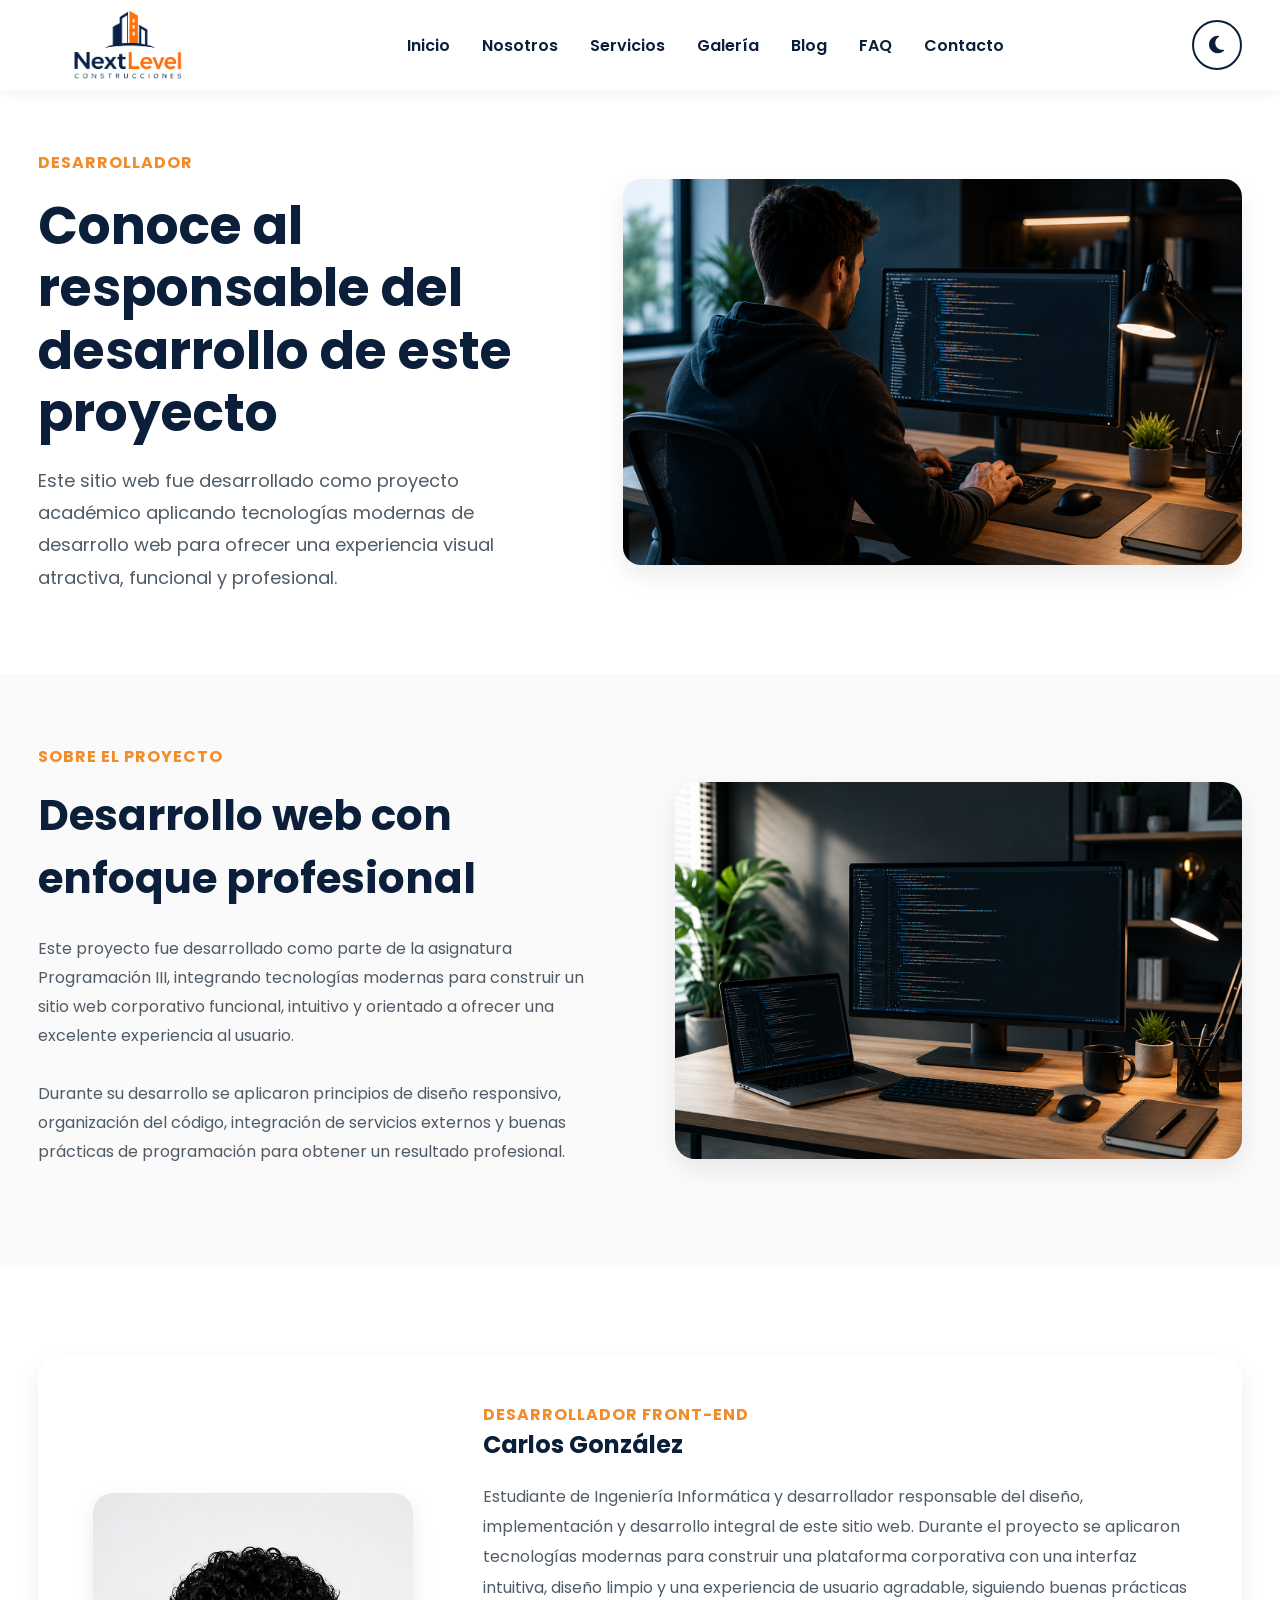
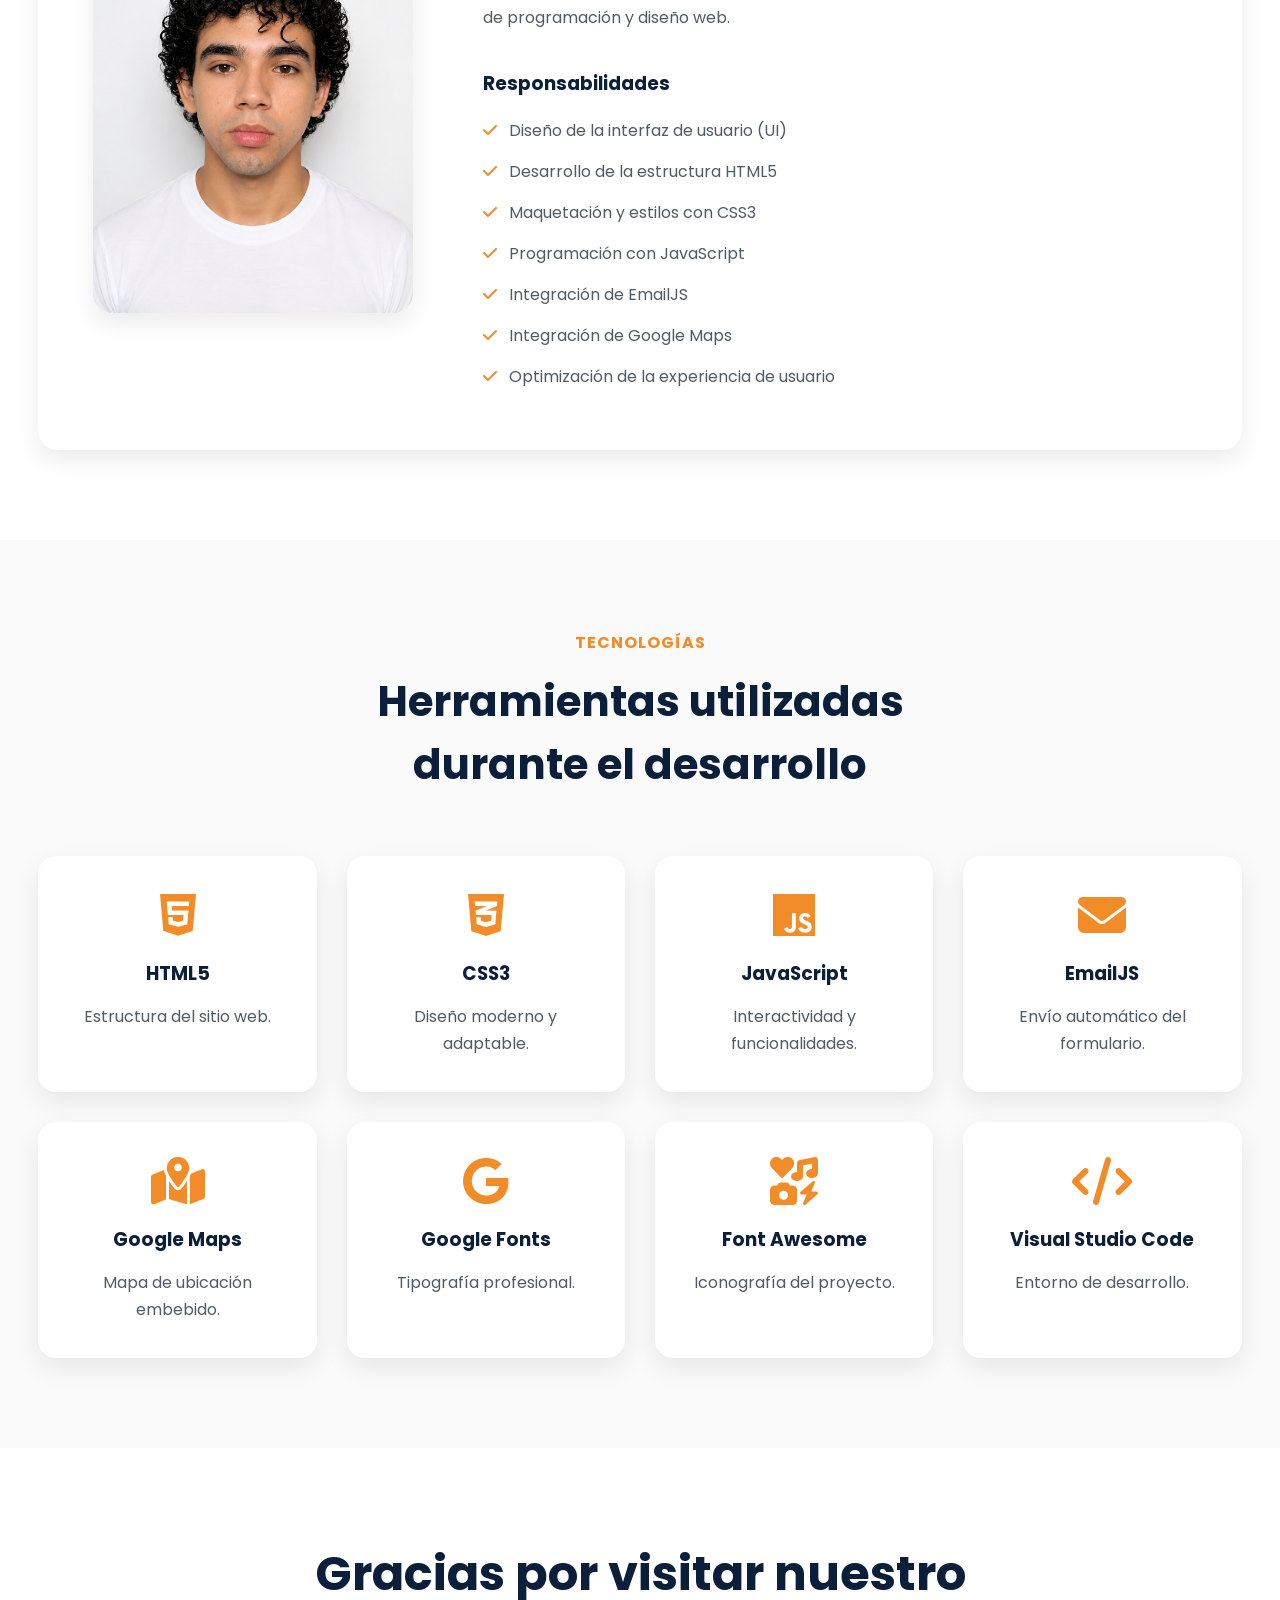
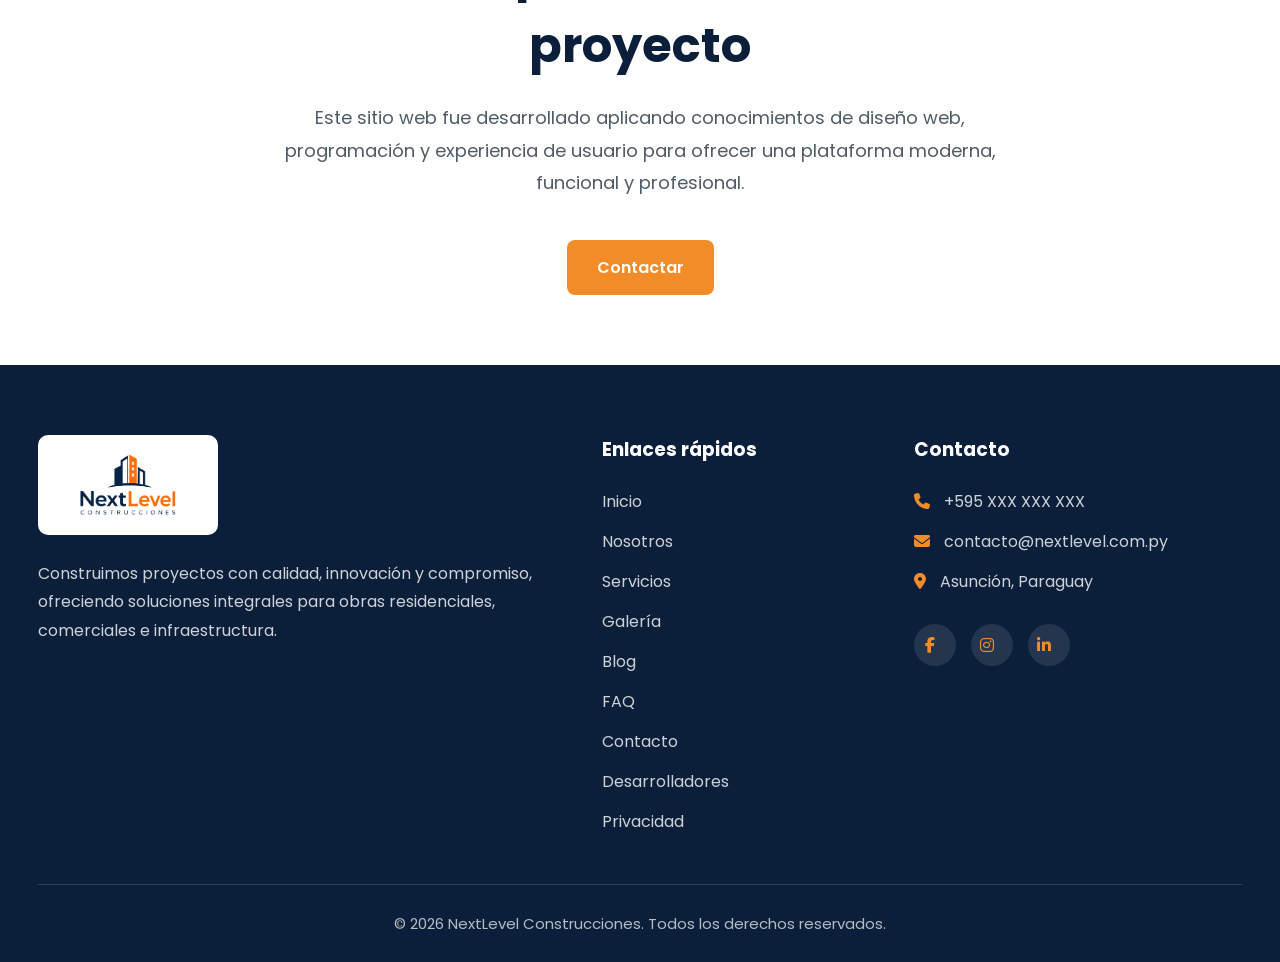
<file: desarrolladores.html>
<!DOCTYPE html>

<html lang="es">

    <head>

        <meta charset="UTF-8">

        <meta name="viewport" content="width=device-width, initial-scale=1.0">

        <title>Desarrollador | NextLevel Construcciones</title>

        <link rel="stylesheet" href="css/styles.css">

        <link rel="stylesheet" href="css/responsive.css">

        <link rel="preconnect" href="https://fonts.googleapis.com">

        <link rel="preconnect" href="https://fonts.gstatic.com" crossorigin>

        <link href="https://fonts.googleapis.com/css2?family=Poppins:wght@300;400;500;600;700&display=swap"
            rel="stylesheet">

        <link rel="stylesheet"
            href="https://cdnjs.cloudflare.com/ajax/libs/font-awesome/6.5.2/css/all.min.css">

    </head>

    <body>

        <!--================ HEADER ================-->

        <header class="header">

            <div class="container">

                <a href="index.html" class="logo">

                    <img src="img/logo/logonextlevel.png"
                        alt="NextLevel Construcciones">

                </a>

                <nav class="navbar">

                    <ul class="nav-links">

                        <li><a href="index.html">Inicio</a></li>

                        <li><a href="nosotros.html">Nosotros</a></li>

                        <li><a href="servicios.html">Servicios</a></li>

                        <li><a href="galeria.html">Galería</a></li>

                        <li><a href="blog.html">Blog</a></li>

                        <li><a href="faq.html">FAQ</a></li>

                        <li><a href="contacto.html">Contacto</a></li>

                    </ul>

                </nav>

                <button class="theme-toggle" aria-label="Cambiar tema">

                    <i class="fa-solid fa-moon"></i>

                </button>

                <div class="menu-toggle">

                    <i class="fa-solid fa-bars"></i>

                </div>

            </div>

        </header>

        <!--================ MAIN ================-->

        <main>

            <!--================ BANNER ================-->

            <section class="page-banner">

                <div class="container page-banner-container">

                    <div class="page-banner-content">

                        <span class="section-subtitle">

                            Desarrollador

                        </span>

                        <h1>

                            Conoce al responsable del desarrollo de este proyecto

                        </h1>

                        <p>

                            Este sitio web fue desarrollado como proyecto académico
                            aplicando tecnologías modernas de desarrollo web para
                            ofrecer una experiencia visual atractiva, funcional y
                            profesional.

                        </p>

                    </div>

                    <div class="page-banner-image">

                        <img src="img/desarrollador/banner-desarrollador.png"
                            alt="Desarrollador NextLevel">

                    </div>

                </div>

            </section>

            <!--================ INTRODUCCIÓN ================-->

            <section class="developer-intro">

                <div class="container about-container">

                    <div class="about-content">

                        <span class="section-subtitle">

                            Sobre el proyecto

                        </span>

                        <h2>

                            Desarrollo web con enfoque profesional

                        </h2>

                        <p>

                            Este proyecto fue desarrollado como parte de la asignatura
                            Programación III, integrando tecnologías modernas para
                            construir un sitio web corporativo funcional, intuitivo y
                            orientado a ofrecer una excelente experiencia al usuario.

                        </p>

                        <p>

                            Durante su desarrollo se aplicaron principios de diseño
                            responsivo, organización del código, integración de
                            servicios externos y buenas prácticas de programación para
                            obtener un resultado profesional.

                        </p>

                    </div>

                    <div class="about-image">

                        <img src="img/desarrollador/introduccion-desarrollador.png"
                            alt="Desarrollo Web">

                    </div>

                </div>

            </section>

            <!--================ DESARROLLADOR ================-->

            <section class="developer-section">

                <div class="container">
                    <div class="developer-card">

                        <div class="developer-image">

                            <img src="img/desarrollador/carlos-gonzalez.png"
                                alt="Carlos González">

                        </div>

                        <div class="developer-info">

                            <span class="section-subtitle">

                                Desarrollador Front-End

                            </span>

                            <h2>

                                Carlos González

                            </h2>

                            <p>

                                Estudiante de Ingeniería Informática y desarrollador responsable del
                                diseño, implementación y desarrollo integral de este sitio web.
                                Durante el proyecto se aplicaron tecnologías modernas para construir
                                una plataforma corporativa con una interfaz intuitiva, diseño limpio
                                y una experiencia de usuario agradable, siguiendo buenas prácticas
                                de programación y diseño web.

                            </p>

                            <div class="developer-responsibilities">

                                <h3>

                                    Responsabilidades

                                </h3>

                                <ul>

                                    <li>

                                        <i class="fa-solid fa-check"></i>

                                        Diseño de la interfaz de usuario (UI)

                                    </li>

                                    <li>

                                        <i class="fa-solid fa-check"></i>

                                        Desarrollo de la estructura HTML5

                                    </li>

                                    <li>

                                        <i class="fa-solid fa-check"></i>

                                        Maquetación y estilos con CSS3

                                    </li>

                                    <li>

                                        <i class="fa-solid fa-check"></i>

                                        Programación con JavaScript

                                    </li>

                                    <li>

                                        <i class="fa-solid fa-check"></i>

                                        Integración de EmailJS

                                    </li>

                                    <li>

                                        <i class="fa-solid fa-check"></i>

                                        Integración de Google Maps

                                    </li>

                                    <li>

                                        <i class="fa-solid fa-check"></i>

                                        Optimización de la experiencia de usuario

                                    </li>

                                </ul>

                            </div>

                        </div>

                    </div>

                </div>

            </section>

            <!--================ TECNOLOGÍAS ================-->

            <section class="technologies">

                <div class="container">

                    <div class="section-header">

                        <span class="section-subtitle">

                            Tecnologías

                        </span>

                        <h2>

                            Herramientas utilizadas durante el desarrollo

                        </h2>

                    </div>

                    <div class="technologies-grid">

                        <div class="technology-card">

                            <i class="fa-brands fa-html5"></i>

                            <h3>HTML5</h3>

                            <p>Estructura del sitio web.</p>

                        </div>

                        <div class="technology-card">

                            <i class="fa-brands fa-css3-alt"></i>

                            <h3>CSS3</h3>

                            <p>Diseño moderno y adaptable.</p>

                        </div>

                        <div class="technology-card">

                            <i class="fa-brands fa-js"></i>

                            <h3>JavaScript</h3>

                            <p>Interactividad y funcionalidades.</p>

                        </div>

                        <div class="technology-card">

                            <i class="fa-solid fa-envelope"></i>

                            <h3>EmailJS</h3>

                            <p>Envío automático del formulario.</p>

                        </div>

                        <div class="technology-card">

                            <i class="fa-solid fa-map-location-dot"></i>

                            <h3>Google Maps</h3>

                            <p>Mapa de ubicación embebido.</p>

                        </div>

                        <div class="technology-card">

                            <i class="fa-brands fa-google"></i>

                            <h3>Google Fonts</h3>

                            <p>Tipografía profesional.</p>

                        </div>

                        <div class="technology-card">

                            <i class="fa-solid fa-icons"></i>

                            <h3>Font Awesome</h3>

                            <p>Iconografía del proyecto.</p>

                        </div>

                        <div class="technology-card">

                            <i class="fa-solid fa-code"></i>

                            <h3>Visual Studio Code</h3>

                            <p>Entorno de desarrollo.</p>

                        </div>

                    </div>

                </div>

            </section>

            <!--================ CTA ================-->

            <section class="cta">

                <div class="container">

                    <div class="cta-content">

                        <h2>

                            Gracias por visitar nuestro proyecto

                        </h2>

                        <p>

                            Este sitio web fue desarrollado aplicando conocimientos de
                            diseño web, programación y experiencia de usuario para ofrecer
                            una plataforma moderna, funcional y profesional.

                        </p>

                        <a href="contacto.html"
                            class="btn-primary">

                            Contactar

                        </a>

                    </div>

                </div>

            </section>

        </main>
        <!-- =====================================================
        FOOTER
        ===================================================== -->
        <footer class="footer">

            <div class="container">

                <div class="footer-grid">

                    <div class="footer-column">

                        <img src="img/logo/logonextlevel.png"
                            alt="NextLevel"
                            class="footer-logo">

                        <p>

                            Construimos proyectos con calidad, innovación y compromiso,
                            ofreciendo soluciones integrales para obras residenciales,
                            comerciales e infraestructura.

                        </p>

                    </div>

                    <div class="footer-column">

                        <h3>

                            Enlaces rápidos

                        </h3>

                        <ul>

                            <li><a href="index.html">Inicio</a></li>

                            <li><a href="nosotros.html">Nosotros</a></li>

                            <li><a href="servicios.html">Servicios</a></li>

                            <li><a href="galeria.html">Galería</a></li>

                            <li><a href="blog.html">Blog</a></li>

                            <li><a href="faq.html">FAQ</a></li>

                            <li><a href="contacto.html">Contacto</a></li>

                            <li><a href="desarrolladores.html">Desarrolladores</a></li>

                            <li><a href="privacidad.html">Privacidad</a></li>

                        </ul>

                    </div>

                    <div class="footer-column">

                        <h3>

                            Contacto

                        </h3>

                        <ul>

                            <li>

                                <i class="fa-solid fa-phone"></i>

                                +595 XXX XXX XXX

                            </li>

                            <li>

                                <i class="fa-solid fa-envelope"></i>

                                contacto@nextlevel.com.py

                            </li>

                            <li>

                                <i class="fa-solid fa-location-dot"></i>

                                Asunción, Paraguay

                            </li>

                        </ul>

                        <div class="social-icons">

                            <a href="https://www.facebook.com/"
                                target="_blank"
                                rel="noopener noreferrer">

                                <i class="fa-brands fa-facebook-f"></i>

                            </a>

                            <a href="https://www.instagram.com/"
                                target="_blank"
                                rel="noopener noreferrer">

                                <i class="fa-brands fa-instagram"></i>

                            </a>

                            <a href="https://www.linkedin.com/"
                                target="_blank"
                                rel="noopener noreferrer">

                                <i class="fa-brands fa-linkedin-in"></i>

                            </a>

                        </div>

                    </div>

                </div>

                <div class="footer-bottom">

                    <p>

                        © 2026 NextLevel Construcciones.
                        Todos los derechos reservados.

                    </p>

                </div>

            </div>

        </footer>
        
        <!--================ BOTÓN VOLVER ARRIBA ================-->

        <button class="scroll-top" aria-label="Volver arriba">

            <i class="fa-solid fa-arrow-up"></i>

        </button>

        <script src="js/main.js"></script>

    </body>

</html>
</file>
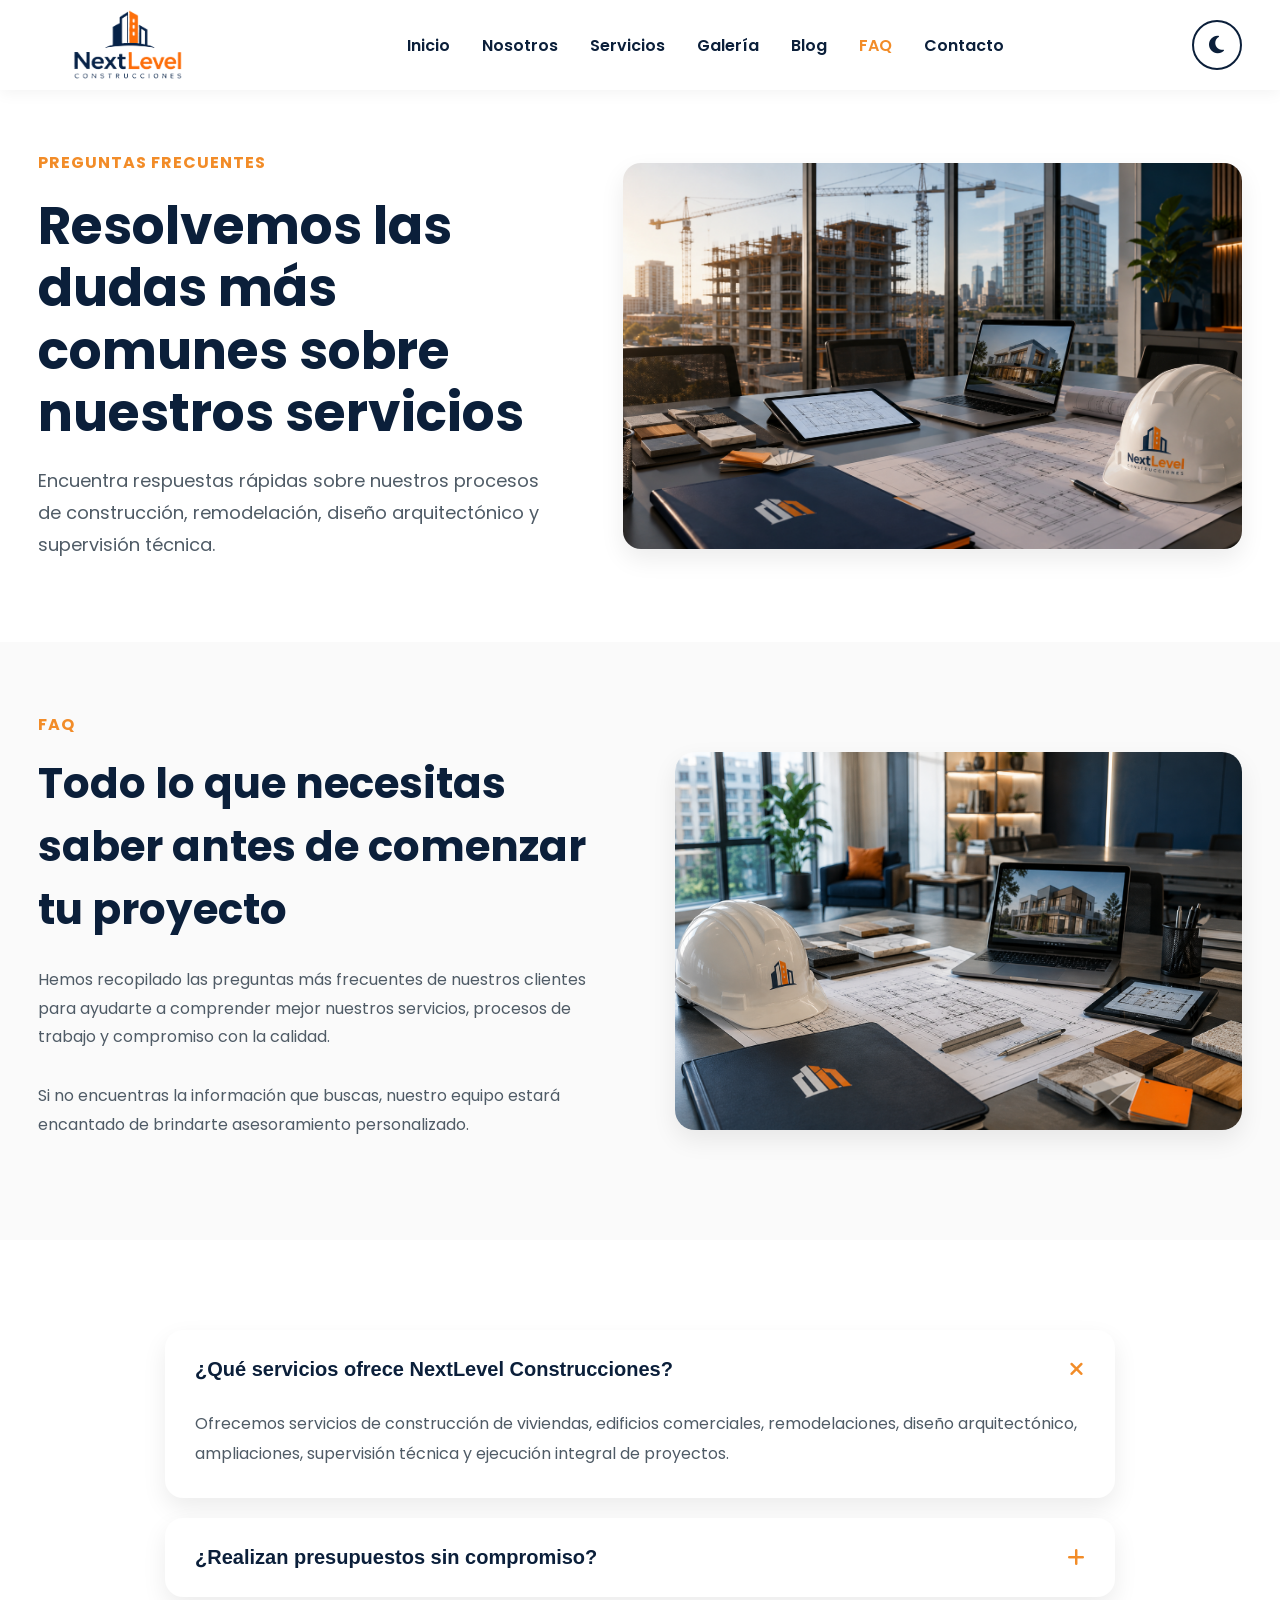
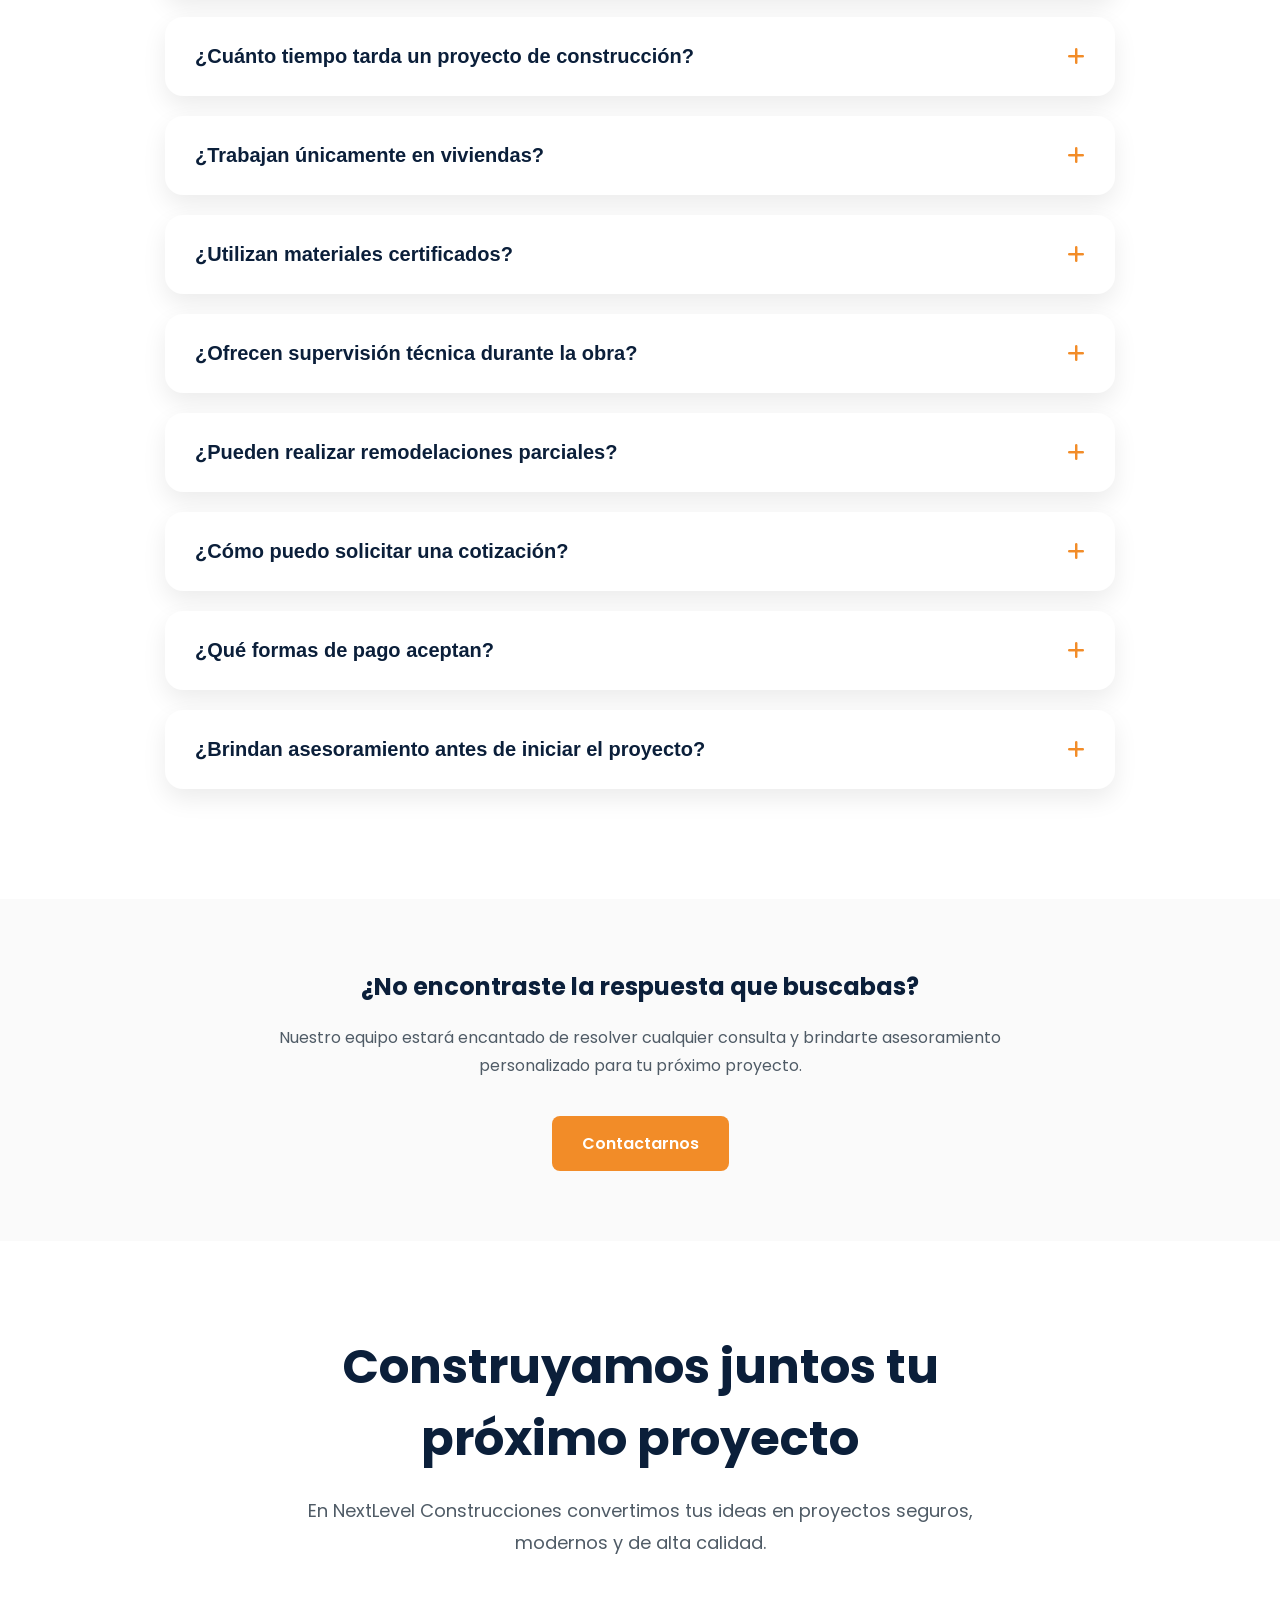
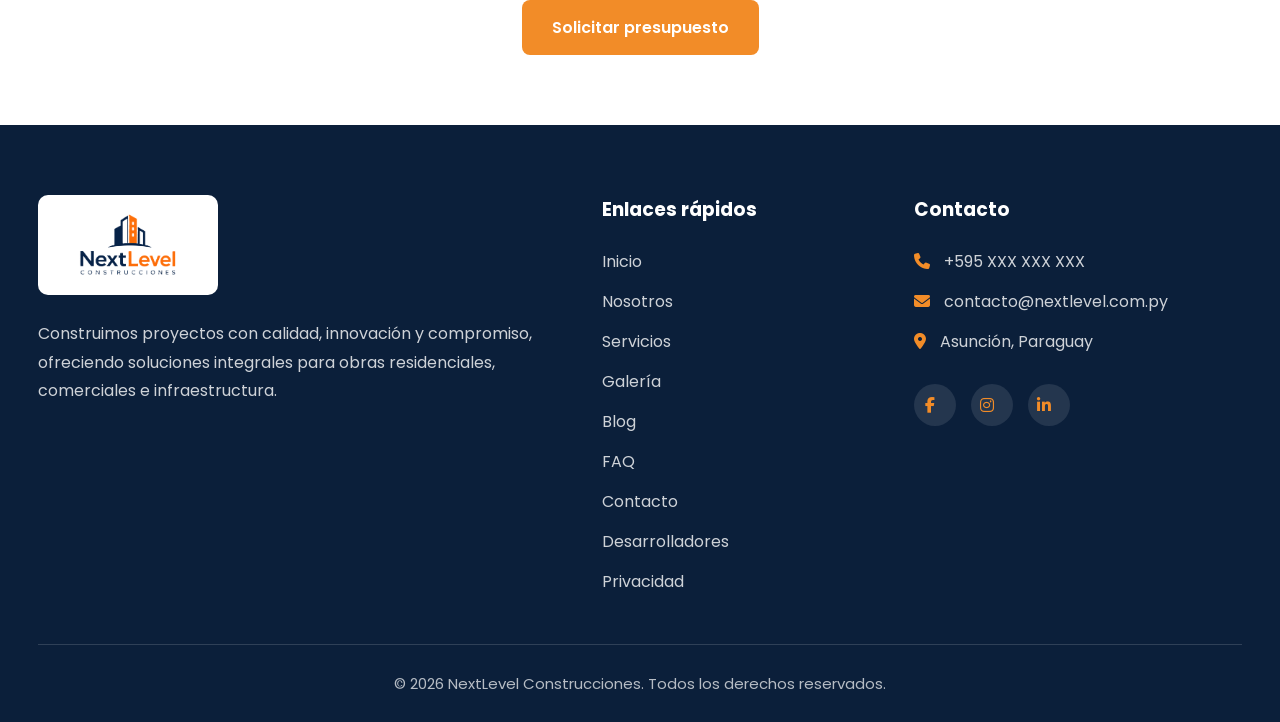
<file: faq.html>
<!DOCTYPE html>

<html lang="es">

    <head>

        <meta charset="UTF-8">

        <meta name="viewport" content="width=device-width, initial-scale=1.0">

        <title>Preguntas Frecuentes | NextLevel Construcciones</title>

        <link rel="stylesheet" href="css/styles.css">

        <link rel="stylesheet" href="css/responsive.css">

        <link rel="preconnect" href="https://fonts.googleapis.com">

        <link rel="preconnect" href="https://fonts.gstatic.com" crossorigin>

        <link href="https://fonts.googleapis.com/css2?family=Poppins:wght@300;400;500;600;700&display=swap"
            rel="stylesheet">

        <link rel="stylesheet"
            href="https://cdnjs.cloudflare.com/ajax/libs/font-awesome/6.5.2/css/all.min.css">

    </head>

    <body>

        <!--================ HEADER ================-->

        <header class="header">

            <div class="container">

                <a href="index.html" class="logo">

                    <img src="img/logo/logonextlevel.png"
                        alt="NextLevel Construcciones">

                </a>

                <nav class="navbar">

                    <ul class="nav-links">

                        <li><a href="index.html">Inicio</a></li>

                        <li><a href="nosotros.html">Nosotros</a></li>

                        <li><a href="servicios.html">Servicios</a></li>

                        <li><a href="galeria.html">Galería</a></li>

                        <li><a href="blog.html">Blog</a></li>

                        <li><a href="faq.html" class="active">FAQ</a></li>

                        <li><a href="contacto.html">Contacto</a></li>

                    </ul>

                </nav>

                <button class="theme-toggle" aria-label="Cambiar tema">

                    <i class="fa-solid fa-moon"></i>

                </button>

                <div class="menu-toggle">

                    <i class="fa-solid fa-bars"></i>

                </div>

            </div>

        </header>

        <!--================ MAIN ================-->

        <main>

            <!--================ BANNER ================-->

            <section class="page-banner">

                <div class="container page-banner-container">

                    <div class="page-banner-content">

                        <span class="section-subtitle">

                            Preguntas Frecuentes

                        </span>

                        <h1>

                            Resolvemos las dudas más comunes sobre nuestros servicios

                        </h1>

                        <p>

                            Encuentra respuestas rápidas sobre nuestros procesos de
                            construcción, remodelación, diseño arquitectónico y
                            supervisión técnica.

                        </p>

                    </div>

                    <div class="page-banner-image">

                        <img src="img/faq/banner-faq.png"
                            alt="Preguntas frecuentes">

                    </div>

                </div>

            </section>

            <!--================ INTRODUCCIÓN ================-->

            <section class="faq-intro">

                <div class="container about-container">

                    <div class="about-content">

                        <span class="section-subtitle">

                            FAQ

                        </span>

                        <h2>

                            Todo lo que necesitas saber antes de comenzar tu proyecto

                        </h2>

                        <p>

                            Hemos recopilado las preguntas más frecuentes de nuestros
                            clientes para ayudarte a comprender mejor nuestros
                            servicios, procesos de trabajo y compromiso con la
                            calidad.

                        </p>

                        <p>

                            Si no encuentras la información que buscas, nuestro
                            equipo estará encantado de brindarte asesoramiento
                            personalizado.

                        </p>

                    </div>

                    <div class="about-image">

                        <img src="img/faq/introduccion-faq.png"
                            alt="Atención al cliente">

                    </div>

                </div>

            </section>

            <!--================ PREGUNTAS FRECUENTES ================-->

            <section class="faq-section">

                <div class="container">

                    <div class="faq-container">

                        <!-- Pregunta 1 -->

                        <div class="faq-item active">

                            <button class="faq-question">

                                ¿Qué servicios ofrece NextLevel Construcciones?

                                <i class="fa-solid fa-plus"></i>

                            </button>

                            <div class="faq-answer">

                                <p>

                                    Ofrecemos servicios de construcción de viviendas,
                                    edificios comerciales, remodelaciones, diseño
                                    arquitectónico, ampliaciones, supervisión técnica
                                    y ejecución integral de proyectos.

                                </p>

                            </div>

                        </div>

                        <!-- Pregunta 2 -->

                        <div class="faq-item">

                            <button class="faq-question">

                                ¿Realizan presupuestos sin compromiso?

                                <i class="fa-solid fa-plus"></i>

                            </button>

                            <div class="faq-answer">

                                <p>

                                    Sí. Analizamos las necesidades de cada cliente y
                                    elaboramos un presupuesto detallado sin ningún
                                    compromiso.

                                </p>

                            </div>

                        </div>

                        <!-- Pregunta 3 -->

                        <div class="faq-item">

                            <button class="faq-question">

                                ¿Cuánto tiempo tarda un proyecto de construcción?

                                <i class="fa-solid fa-plus"></i>

                            </button>

                            <div class="faq-answer">

                                <p>

                                    El tiempo depende del tamaño y complejidad del
                                    proyecto. Antes de iniciar la obra presentamos
                                    un cronograma estimado de ejecución.

                                </p>

                            </div>

                        </div>
                                            <!-- Pregunta 4 -->

                        <div class="faq-item">

                            <button class="faq-question">

                                ¿Trabajan únicamente en viviendas?

                                <i class="fa-solid fa-plus"></i>

                            </button>

                            <div class="faq-answer">

                                <p>

                                    No. También desarrollamos proyectos comerciales,
                                    oficinas, ampliaciones, remodelaciones y otras
                                    obras civiles adaptadas a las necesidades de
                                    cada cliente.

                                </p>

                            </div>

                        </div>

                        <!-- Pregunta 5 -->

                        <div class="faq-item">

                            <button class="faq-question">

                                ¿Utilizan materiales certificados?

                                <i class="fa-solid fa-plus"></i>

                            </button>

                            <div class="faq-answer">

                                <p>

                                    Sí. Trabajamos con materiales de alta calidad y
                                    proveedores confiables para garantizar la
                                    seguridad, resistencia y durabilidad de cada
                                    proyecto.

                                </p>

                            </div>

                        </div>

                        <!-- Pregunta 6 -->

                        <div class="faq-item">

                            <button class="faq-question">

                                ¿Ofrecen supervisión técnica durante la obra?

                                <i class="fa-solid fa-plus"></i>

                            </button>

                            <div class="faq-answer">

                                <p>

                                    Sí. Nuestro equipo realiza un seguimiento
                                    permanente del proyecto para asegurar el
                                    cumplimiento de los planos, cronogramas y
                                    estándares de calidad.

                                </p>

                            </div>

                        </div>

                        <!-- Pregunta 7 -->

                        <div class="faq-item">

                            <button class="faq-question">

                                ¿Pueden realizar remodelaciones parciales?

                                <i class="fa-solid fa-plus"></i>

                            </button>

                            <div class="faq-answer">

                                <p>

                                    Sí. Ejecutamos remodelaciones integrales o
                                    parciales en viviendas, oficinas y locales
                                    comerciales, adaptándonos a las necesidades del
                                    cliente.

                                </p>

                            </div>

                        </div>

                        <!-- Pregunta 8 -->

                        <div class="faq-item">

                            <button class="faq-question">

                                ¿Cómo puedo solicitar una cotización?

                                <i class="fa-solid fa-plus"></i>

                            </button>

                            <div class="faq-answer">

                                <p>

                                    Puedes comunicarte con nosotros mediante el
                                    formulario de contacto o por cualquiera de
                                    nuestros canales de atención para recibir una
                                    asesoría personalizada.

                                </p>

                            </div>

                        </div>

                        <!-- Pregunta 9 -->

                        <div class="faq-item">

                            <button class="faq-question">

                                ¿Qué formas de pago aceptan?

                                <i class="fa-solid fa-plus"></i>

                            </button>

                            <div class="faq-answer">

                                <p>

                                    Aceptamos diferentes medios de pago. Durante la
                                    elaboración del presupuesto brindamos toda la
                                    información relacionada con las opciones
                                    disponibles.

                                </p>

                            </div>

                        </div>

                        <!-- Pregunta 10 -->

                        <div class="faq-item">

                            <button class="faq-question">

                                ¿Brindan asesoramiento antes de iniciar el proyecto?

                                <i class="fa-solid fa-plus"></i>

                            </button>

                            <div class="faq-answer">

                                <p>

                                    Sí. Analizamos tus necesidades, resolvemos tus
                                    dudas y proponemos soluciones personalizadas
                                    antes de iniciar cualquier proyecto.

                                </p>

                            </div>

                        </div>

                    </div>

                </div>

            </section>

            <!--================ CONTACTO FAQ ================-->

            <section class="faq-contact">

                <div class="container">

                    <div class="faq-contact-content">

                        <h2>

                            ¿No encontraste la respuesta que buscabas?

                        </h2>

                        <p>

                            Nuestro equipo estará encantado de resolver cualquier
                            consulta y brindarte asesoramiento personalizado para tu
                            próximo proyecto.

                        </p>

                        <a href="contacto.html"
                            class="btn-primary">

                            Contactarnos

                        </a>

                    </div>

                </div>

            </section>

            <!--================ CTA ================-->

            <section class="cta">

                <div class="container">

                    <div class="cta-content">

                        <h2>

                            Construyamos juntos tu próximo proyecto

                        </h2>

                        <p>

                            En NextLevel Construcciones convertimos tus ideas en
                            proyectos seguros, modernos y de alta calidad.

                        </p>

                        <a href="contacto.html"
                            class="btn-primary">

                            Solicitar presupuesto

                        </a>

                    </div>

                </div>

            </section>

        </main>
        <!-- =====================================================
        FOOTER
        ===================================================== -->
        <footer class="footer">

            <div class="container">

                <div class="footer-grid">

                    <div class="footer-column">

                        <img src="img/logo/logonextlevel.png"
                            alt="NextLevel"
                            class="footer-logo">

                        <p>

                            Construimos proyectos con calidad, innovación y compromiso,
                            ofreciendo soluciones integrales para obras residenciales,
                            comerciales e infraestructura.

                        </p>

                    </div>

                    <div class="footer-column">

                        <h3>

                            Enlaces rápidos

                        </h3>

                        <ul>

                            <li><a href="index.html">Inicio</a></li>

                            <li><a href="nosotros.html">Nosotros</a></li>

                            <li><a href="servicios.html">Servicios</a></li>

                            <li><a href="galeria.html">Galería</a></li>

                            <li><a href="blog.html">Blog</a></li>

                            <li><a href="faq.html">FAQ</a></li>

                            <li><a href="contacto.html">Contacto</a></li>

                            <li><a href="desarrolladores.html">Desarrolladores</a></li>

                            <li><a href="privacidad.html">Privacidad</a></li>

                        </ul>

                    </div>

                    <div class="footer-column">

                        <h3>

                            Contacto

                        </h3>

                        <ul>

                            <li>

                                <i class="fa-solid fa-phone"></i>

                                +595 XXX XXX XXX

                            </li>

                            <li>

                                <i class="fa-solid fa-envelope"></i>

                                contacto@nextlevel.com.py

                            </li>

                            <li>

                                <i class="fa-solid fa-location-dot"></i>

                                Asunción, Paraguay

                            </li>

                        </ul>

                        <div class="social-icons">

                            <a href="https://www.facebook.com/"
                                target="_blank"
                                rel="noopener noreferrer">

                                <i class="fa-brands fa-facebook-f"></i>

                            </a>

                            <a href="https://www.instagram.com/"
                                target="_blank"
                                rel="noopener noreferrer">

                                <i class="fa-brands fa-instagram"></i>

                            </a>

                            <a href="https://www.linkedin.com/"
                                target="_blank"
                                rel="noopener noreferrer">

                                <i class="fa-brands fa-linkedin-in"></i>

                            </a>

                        </div>

                    </div>

                </div>

                <div class="footer-bottom">

                    <p>

                        © 2026 NextLevel Construcciones.
                        Todos los derechos reservados.

                    </p>

                </div>

            </div>

        </footer>
        
        <!--================ BOTÓN VOLVER ARRIBA ================-->

        <button class="scroll-top" aria-label="Volver arriba">

            <i class="fa-solid fa-arrow-up"></i>

        </button>
        
        <script src="js/main.js"></script>
        <script src="js/faq.js"></script>

    </body>

</html>
</file>
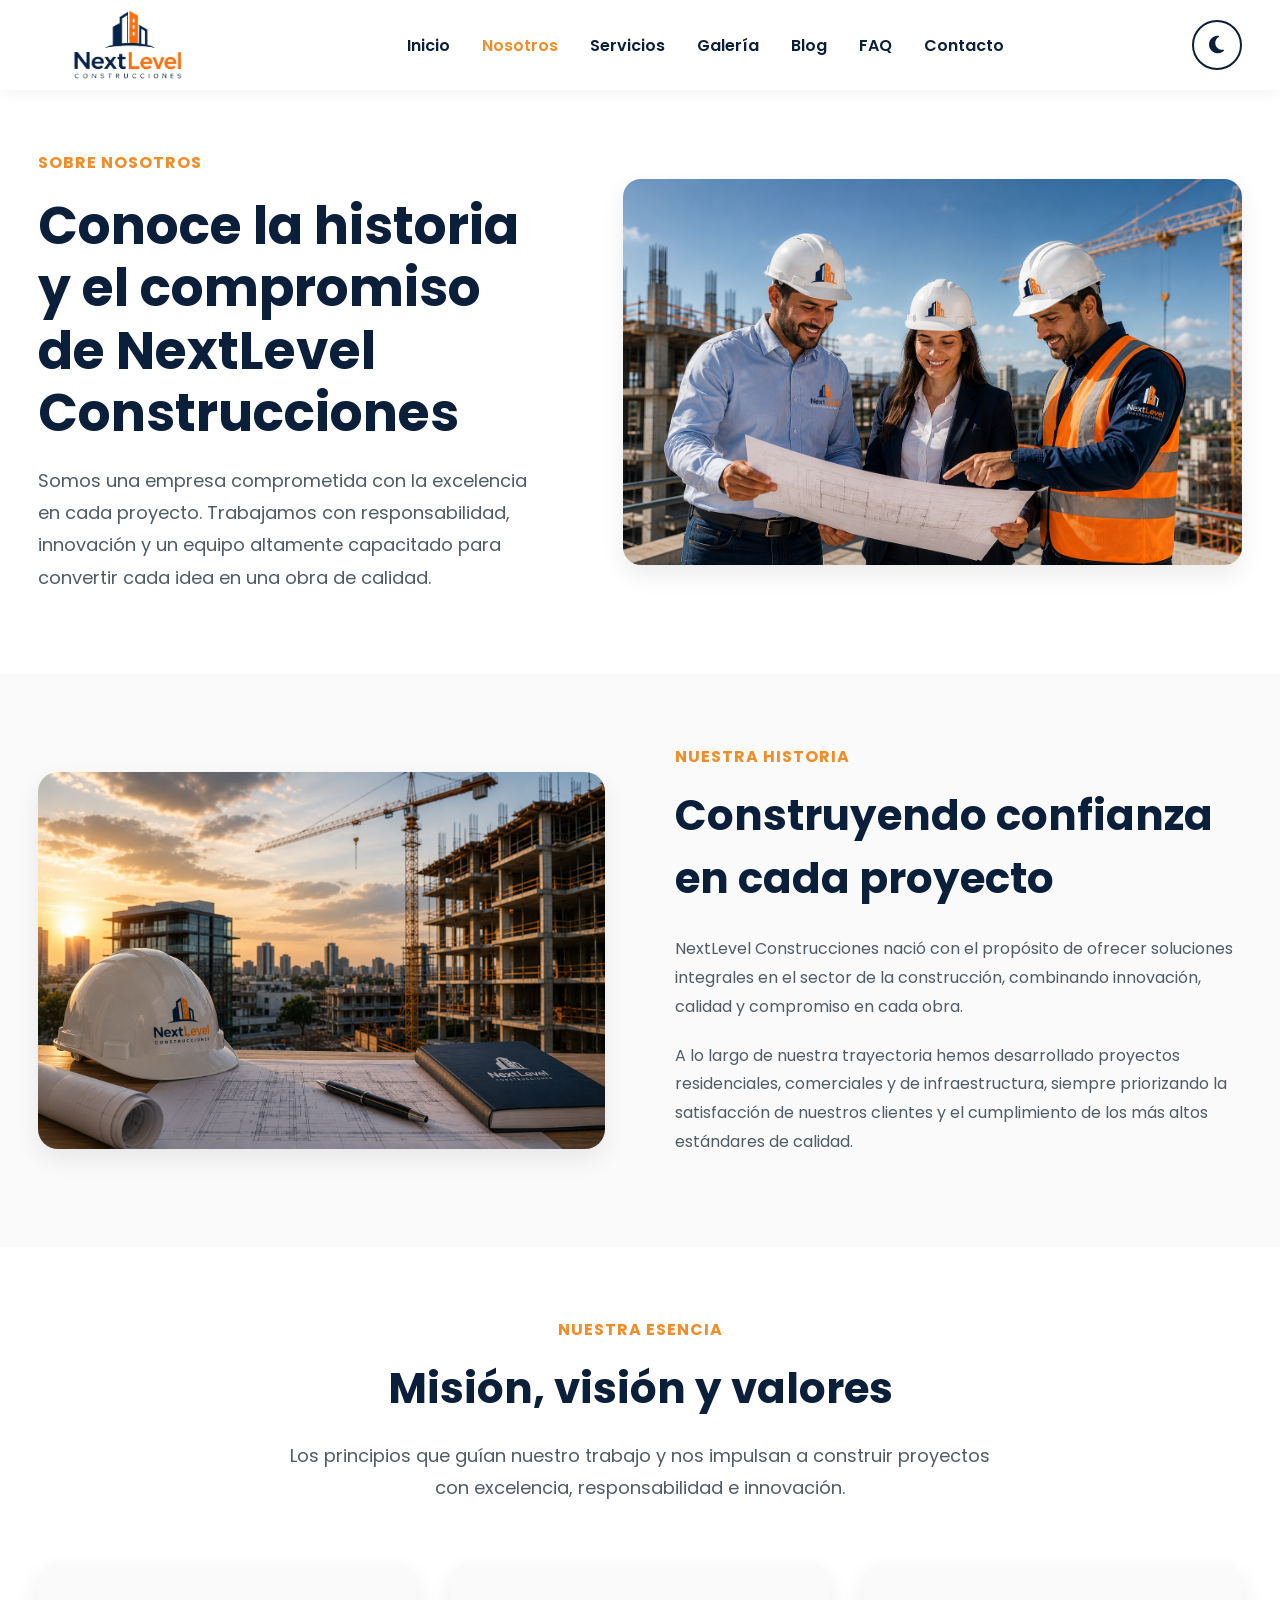
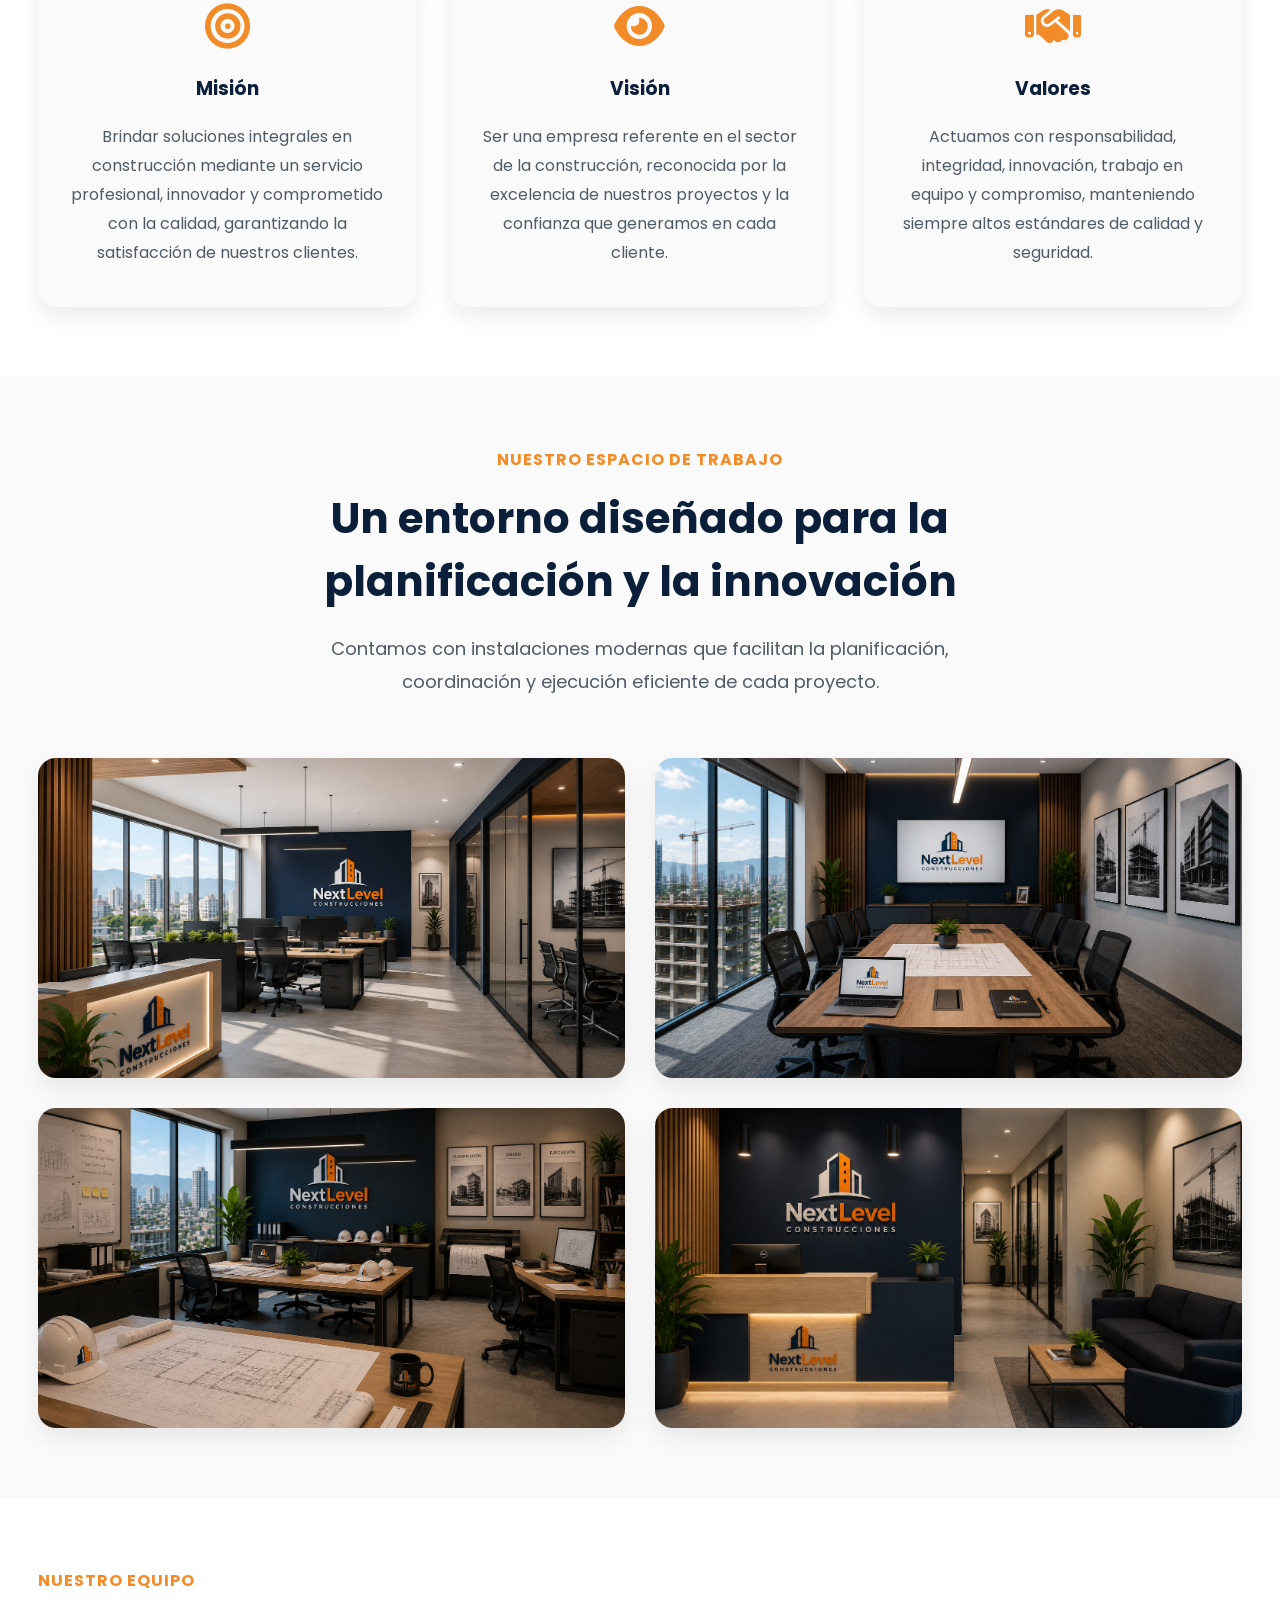
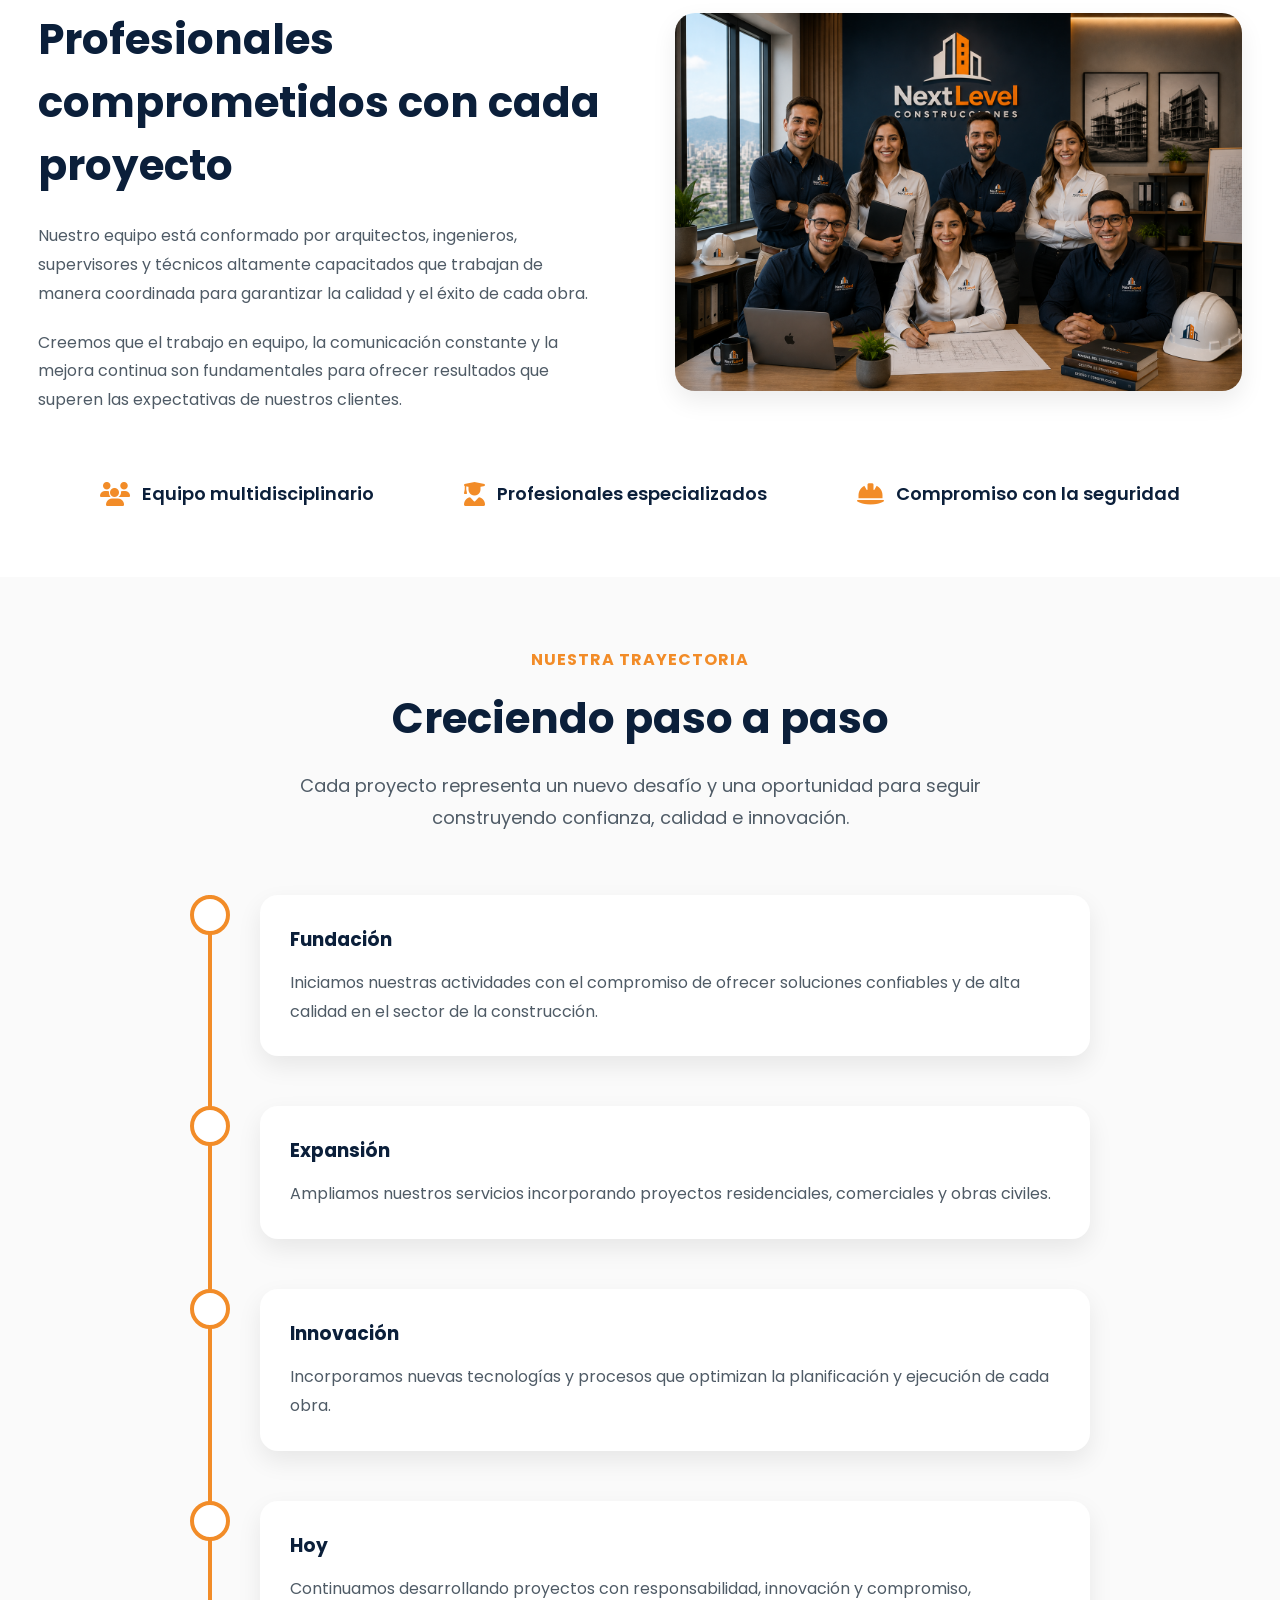
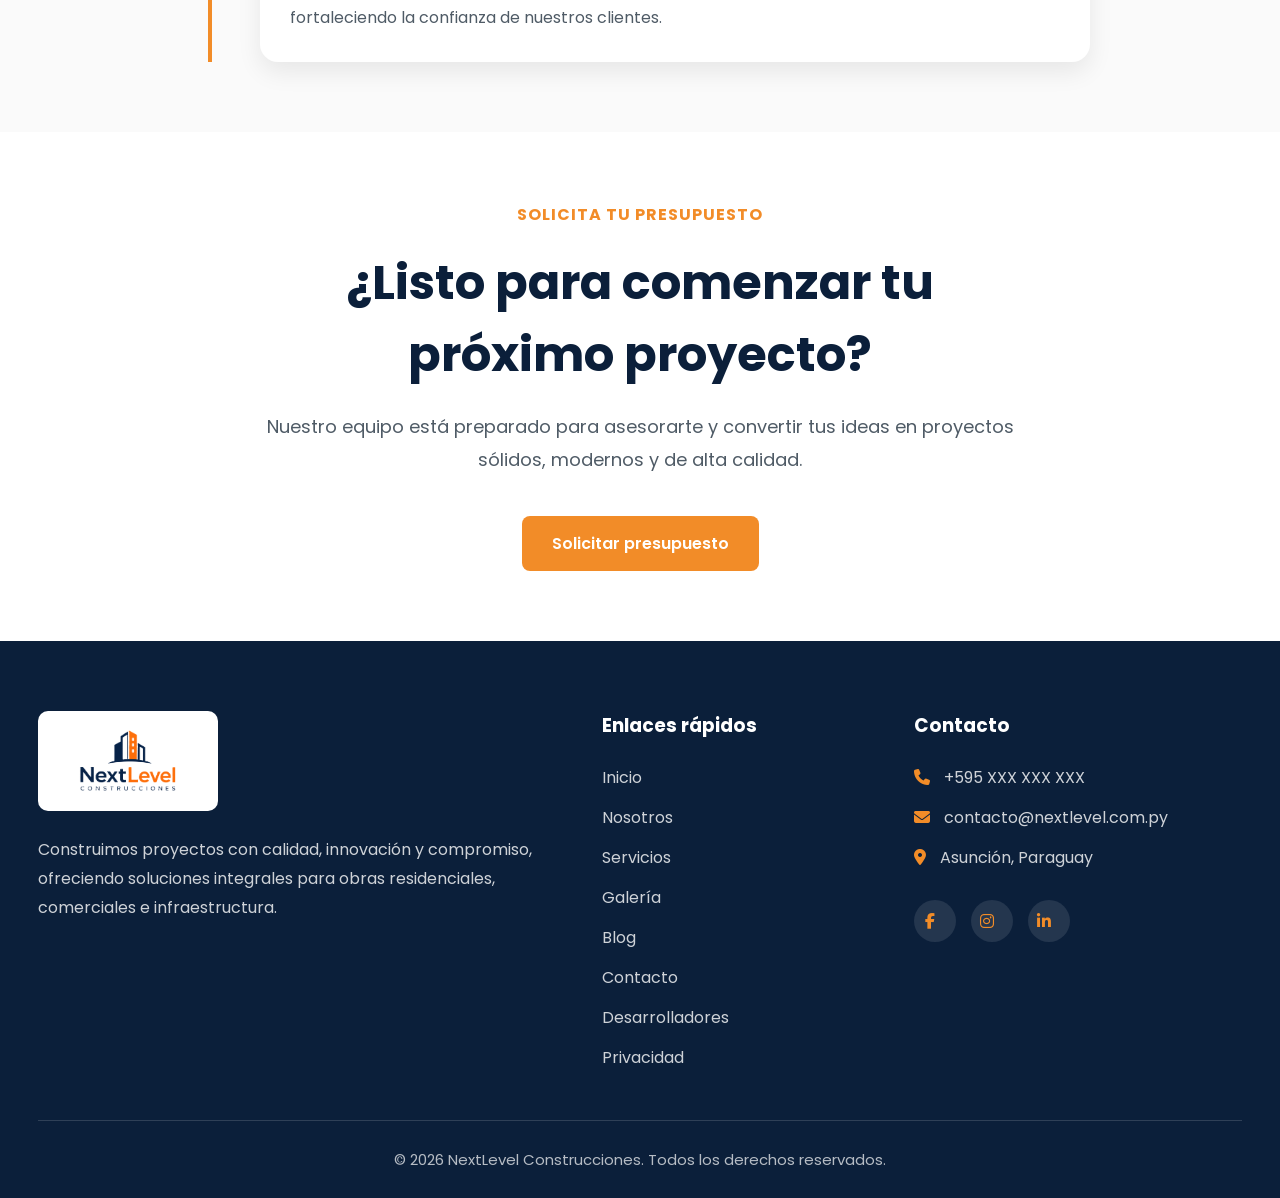
<file: nosotros.html>
<!DOCTYPE html>
<html lang="es">

    <head>

        <meta charset="UTF-8">

        <meta name="viewport" content="width=device-width, initial-scale=1.0">

        <title>Nosotros | NextLevel Construcciones</title>

        <link rel="stylesheet" href="css/styles.css">

        <link rel="stylesheet" href="css/responsive.css">

        <link rel="preconnect" href="https://fonts.googleapis.com">

        <link rel="preconnect" href="https://fonts.gstatic.com" crossorigin>

        <link href="https://fonts.googleapis.com/css2?family=Poppins:wght@300;400;500;600;700&display=swap" rel="stylesheet">

        <link rel="stylesheet" href="https://cdnjs.cloudflare.com/ajax/libs/font-awesome/6.5.2/css/all.min.css">

    </head>

    <body>

        <!-- =====================================================
        HEADER
        ====================================================== -->

        <header class="header">

            <div class="container">

                <a href="index.html" class="logo">

                    <img src="img/logo/logonextlevel.png" alt="NextLevel Construcciones">

                </a>

                <nav class="navbar">

                    <ul class="nav-links">

                        <li><a href="index.html">Inicio</a></li>

                        <li><a href="nosotros.html" class="active">Nosotros</a></li>

                        <li><a href="servicios.html">Servicios</a></li>

                        <li><a href="galeria.html">Galería</a></li>

                        <li><a href="blog.html">Blog</a></li>

                        <li><a href="faq.html">FAQ</a></li>

                        <li><a href="contacto.html">Contacto</a></li>

                    </ul>

                </nav>

                <button class="theme-toggle" aria-label="Cambiar tema">

                    <i class="fa-solid fa-moon"></i>

                </button>

                <div class="menu-toggle">

                    <i class="fa-solid fa-bars"></i>

                </div>

            </div>

        </header>

        <main>
            <!-- =====================================================
            BANNER
            ===================================================== -->

            <section class="page-banner">

                <div class="container page-banner-container">

                    <div class="page-banner-content">

                        <span class="section-subtitle">

                            Sobre Nosotros

                        </span>

                        <h1>

                            Conoce la historia y el compromiso de NextLevel Construcciones

                        </h1>

                        <p>

                            Somos una empresa comprometida con la excelencia en cada proyecto.
                            Trabajamos con responsabilidad, innovación y un equipo altamente
                            capacitado para convertir cada idea en una obra de calidad.

                        </p>

                    </div>

                    <div class="page-banner-image">

                        <img src="img/nosotros/banner-nosotros.png"
                            alt="Equipo de NextLevel Construcciones">

                    </div>

                </div>

            </section>
             <!-- =====================================================
            NUESTRA HISTORIA
            ===================================================== -->

            <section class="history">

                <div class="container history-container">

                    <div class="history-image">

                        <img src="img/nosotros/historia.png"
                            alt="Historia de NextLevel Construcciones">

                    </div>

                    <div class="history-content">

                        <span class="section-subtitle">

                            Nuestra Historia

                        </span>

                        <h2>

                            Construyendo confianza en cada proyecto

                        </h2>

                        <p>

                            NextLevel Construcciones nació con el propósito de ofrecer
                            soluciones integrales en el sector de la construcción,
                            combinando innovación, calidad y compromiso en cada obra.

                        </p>

                        <p>

                            A lo largo de nuestra trayectoria hemos desarrollado proyectos
                            residenciales, comerciales y de infraestructura, siempre
                            priorizando la satisfacción de nuestros clientes y el
                            cumplimiento de los más altos estándares de calidad.

                        </p>

                    </div>

                </div>

            </section>
            <!-- =====================================================
            MISIÓN · VISIÓN · VALORES
            ===================================================== -->

            <section class="mission">

                <div class="container">

                    <div class="section-header">

                        <span class="section-subtitle">

                            Nuestra Esencia

                        </span>

                        <h2>

                            Misión, visión y valores

                        </h2>

                        <p>

                            Los principios que guían nuestro trabajo y nos impulsan a
                            construir proyectos con excelencia, responsabilidad e innovación.

                        </p>

                    </div>

                    <div class="mission-grid">

                        <!-- MISIÓN -->

                        <article class="mission-card">

                            <i class="fa-solid fa-bullseye"></i>

                            <h3>Misión</h3>

                            <p>

                                Brindar soluciones integrales en construcción mediante un
                                servicio profesional, innovador y comprometido con la
                                calidad, garantizando la satisfacción de nuestros clientes.

                            </p>

                        </article>

                        <!-- VISIÓN -->

                        <article class="mission-card">

                            <i class="fa-solid fa-eye"></i>

                            <h3>Visión</h3>

                            <p>

                                Ser una empresa referente en el sector de la construcción,
                                reconocida por la excelencia de nuestros proyectos y la
                                confianza que generamos en cada cliente.

                            </p>

                        </article>

                        <!-- VALORES -->

                        <article class="mission-card">

                            <i class="fa-solid fa-handshake"></i>

                            <h3>Valores</h3>

                            <p>

                                Actuamos con responsabilidad, integridad, innovación,
                                trabajo en equipo y compromiso, manteniendo siempre altos
                                estándares de calidad y seguridad.

                            </p>

                        </article>

                    </div>

                </div>

            </section>
            <!-- =====================================================
            NUESTRO ESPACIO DE TRABAJO
            ===================================================== -->

            <section class="workspace">

                <div class="container">

                    <div class="section-header">

                        <span class="section-subtitle">

                            Nuestro Espacio de Trabajo

                        </span>

                        <h2>

                            Un entorno diseñado para la planificación y la innovación

                        </h2>

                        <p>

                            Contamos con instalaciones modernas que facilitan la planificación,
                            coordinación y ejecución eficiente de cada proyecto.

                        </p>

                    </div>

                    <div class="workspace-grid">

                        <div class="workspace-item">

                            <img src="img/nosotros/oficina-principal.png"
                                alt="Oficina principal">

                        </div>

                        <div class="workspace-item">

                            <img src="img/nosotros/sala-reuniones.png"
                                alt="Sala de reuniones">

                        </div>

                        <div class="workspace-item">

                            <img src="img/nosotros/area-planificacion.png"
                                alt="Área de planificación">

                        </div>

                        <div class="workspace-item">

                            <img src="img/nosotros/recepcion.png"
                                alt="Recepción">

                        </div>

                    </div>

                </div>

            </section>
            <!-- =====================================================
            NUESTRO EQUIPO
            ===================================================== -->

            <section class="team">

                <div class="container team-container">

                    <div class="team-content">

                        <span class="section-subtitle">

                            Nuestro Equipo

                        </span>

                        <h2>

                            Profesionales comprometidos con cada proyecto

                        </h2>

                        <p>

                            Nuestro equipo está conformado por arquitectos, ingenieros,
                            supervisores y técnicos altamente capacitados que trabajan de
                            manera coordinada para garantizar la calidad y el éxito de cada
                            obra.

                        </p>

                        <p>

                            Creemos que el trabajo en equipo, la comunicación constante y la
                            mejora continua son fundamentales para ofrecer resultados que
                            superen las expectativas de nuestros clientes.

                        </p>

                        
                    </div>

                    <div class="team-image">

                        <img src="img/nosotros/equipo.png"
                            alt="Equipo de NextLevel Construcciones">

                    </div>
                </div>
                <div class="team-highlights">

                        <div class="highlight-item">

                            <i class="fa-solid fa-users"></i>

                            <span>Equipo multidisciplinario</span>

                        </div>

                        <div class="highlight-item">

                            <i class="fa-solid fa-user-graduate"></i>

                            <span>Profesionales especializados</span>

                        </div>

                        <div class="highlight-item">

                            <i class="fa-solid fa-helmet-safety"></i>

                            <span>Compromiso con la seguridad</span>

                        </div>

                    </div>

            </section>
            <!-- =====================================================
            NUESTRA TRAYECTORIA
            ===================================================== -->

            <section class="timeline">

                <div class="container">

                    <div class="section-header">

                        <span class="section-subtitle">

                            Nuestra Trayectoria

                        </span>

                        <h2>

                            Creciendo paso a paso

                        </h2>

                        <p>

                            Cada proyecto representa un nuevo desafío y una oportunidad para
                            seguir construyendo confianza, calidad e innovación.

                        </p>

                    </div>

                    <div class="timeline-container">

                        <div class="timeline-item">

                            <div class="timeline-dot"></div>

                            <div class="timeline-content">

                                <h3>Fundación</h3>

                                <p>

                                    Iniciamos nuestras actividades con el compromiso de ofrecer
                                    soluciones confiables y de alta calidad en el sector de la
                                    construcción.

                                </p>

                            </div>

                        </div>

                        <div class="timeline-item">

                            <div class="timeline-dot"></div>

                            <div class="timeline-content">

                                <h3>Expansión</h3>

                                <p>

                                    Ampliamos nuestros servicios incorporando proyectos
                                    residenciales, comerciales y obras civiles.

                                </p>

                            </div>

                        </div>

                        <div class="timeline-item">

                            <div class="timeline-dot"></div>

                            <div class="timeline-content">

                                <h3>Innovación</h3>

                                <p>

                                    Incorporamos nuevas tecnologías y procesos que optimizan
                                    la planificación y ejecución de cada obra.

                                </p>

                            </div>

                        </div>

                        <div class="timeline-item">

                            <div class="timeline-dot"></div>

                            <div class="timeline-content">

                                <h3>Hoy</h3>

                                <p>

                                    Continuamos desarrollando proyectos con responsabilidad,
                                    innovación y compromiso, fortaleciendo la confianza de
                                    nuestros clientes.

                                </p>

                            </div>

                        </div>

                    </div>

                </div>

            </section>
            <!-- ================= CTA ================= -->

            <section class="cta">

                <div class="container">

                    <div class="cta-content">

                        <span class="section-subtitle">

                            Solicita tu presupuesto

                        </span>

                        <h2>

                            ¿Listo para comenzar tu próximo proyecto?

                        </h2>

                        <p>

                            Nuestro equipo está preparado para asesorarte y convertir tus ideas
                            en proyectos sólidos, modernos y de alta calidad.

                        </p>

                        <a href="contacto.html" class="btn-primary">

                            Solicitar presupuesto

                        </a>

                    </div>

                </div>

            </section>
        </main>
        <!-- ================= FOOTER ================= -->

        <footer class="footer">

            <div class="container">

                <div class="footer-grid">

                    <!-- Empresa -->

                    <div class="footer-column">

                        <img src="img/logo/logonextlevel.png"
                            alt="NextLevel Construcciones"
                            class="footer-logo">

                        <p>

                            Construimos proyectos con calidad, innovación y compromiso,
                            ofreciendo soluciones integrales para obras residenciales,
                            comerciales e infraestructura.

                        </p>

                    </div>

                    <!-- Enlaces -->

                    <div class="footer-column">

                        <h3>Enlaces rápidos</h3>

                        <ul>

                            <li><a href="index.html">Inicio</a></li>

                            <li><a href="nosotros.html">Nosotros</a></li>

                            <li><a href="servicios.html">Servicios</a></li>

                            <li><a href="galeria.html">Galería</a></li>

                            <li><a href="blog.html">Blog</a></li>

                            <li><a href="contacto.html">Contacto</a></li>

                            <li><a href="desarrolladores.html">Desarrolladores</a></li>

                            <li><a href="privacidad.html">Privacidad</a></li>

                        </ul>

                    </div>

                    <!-- Contacto -->

                    <div class="footer-column">

                        <h3>Contacto</h3>

                        <ul>

                            <li>

                                <i class="fa-solid fa-phone"></i>

                                +595 XXX XXX XXX

                            </li>

                            <li>

                                <i class="fa-solid fa-envelope"></i>

                                contacto@nextlevel.com.py

                            </li>

                            <li>

                                <i class="fa-solid fa-location-dot"></i>

                                Asunción, Paraguay

                            </li>

                        </ul>

                        <div class="social-icons">

                            <a href="https://www.facebook.com/"
                                target="_blank"
                                rel="noopener noreferrer"
                                aria-label="Facebook">
                                <i class="fa-brands fa-facebook-f"></i>
                            </a>

                            <a href="https://www.instagram.com/"
                                target="_blank"
                                rel="noopener noreferrer"
                                aria-label="Instagram">
                                <i class="fa-brands fa-instagram"></i>
                            </a>

                            <a href="https://www.linkedin.com/"
                                target="_blank"
                                rel="noopener noreferrer"
                                aria-label="LinkedIn">
                                <i class="fa-brands fa-linkedin-in"></i>
                            </a>

                        </div>

                    </div>

                </div>

                <div class="footer-bottom">

                    <p>

                        © 2026 NextLevel Construcciones. Todos los derechos reservados.

                    </p>

                </div>

            </div>

        </footer>

        <!--================ BOTÓN VOLVER ARRIBA ================-->

        <button class="scroll-top" aria-label="Volver arriba">

            <i class="fa-solid fa-arrow-up"></i>

        </button>

        <script src="js/main.js"></script>
    </body>
</html>
</file>
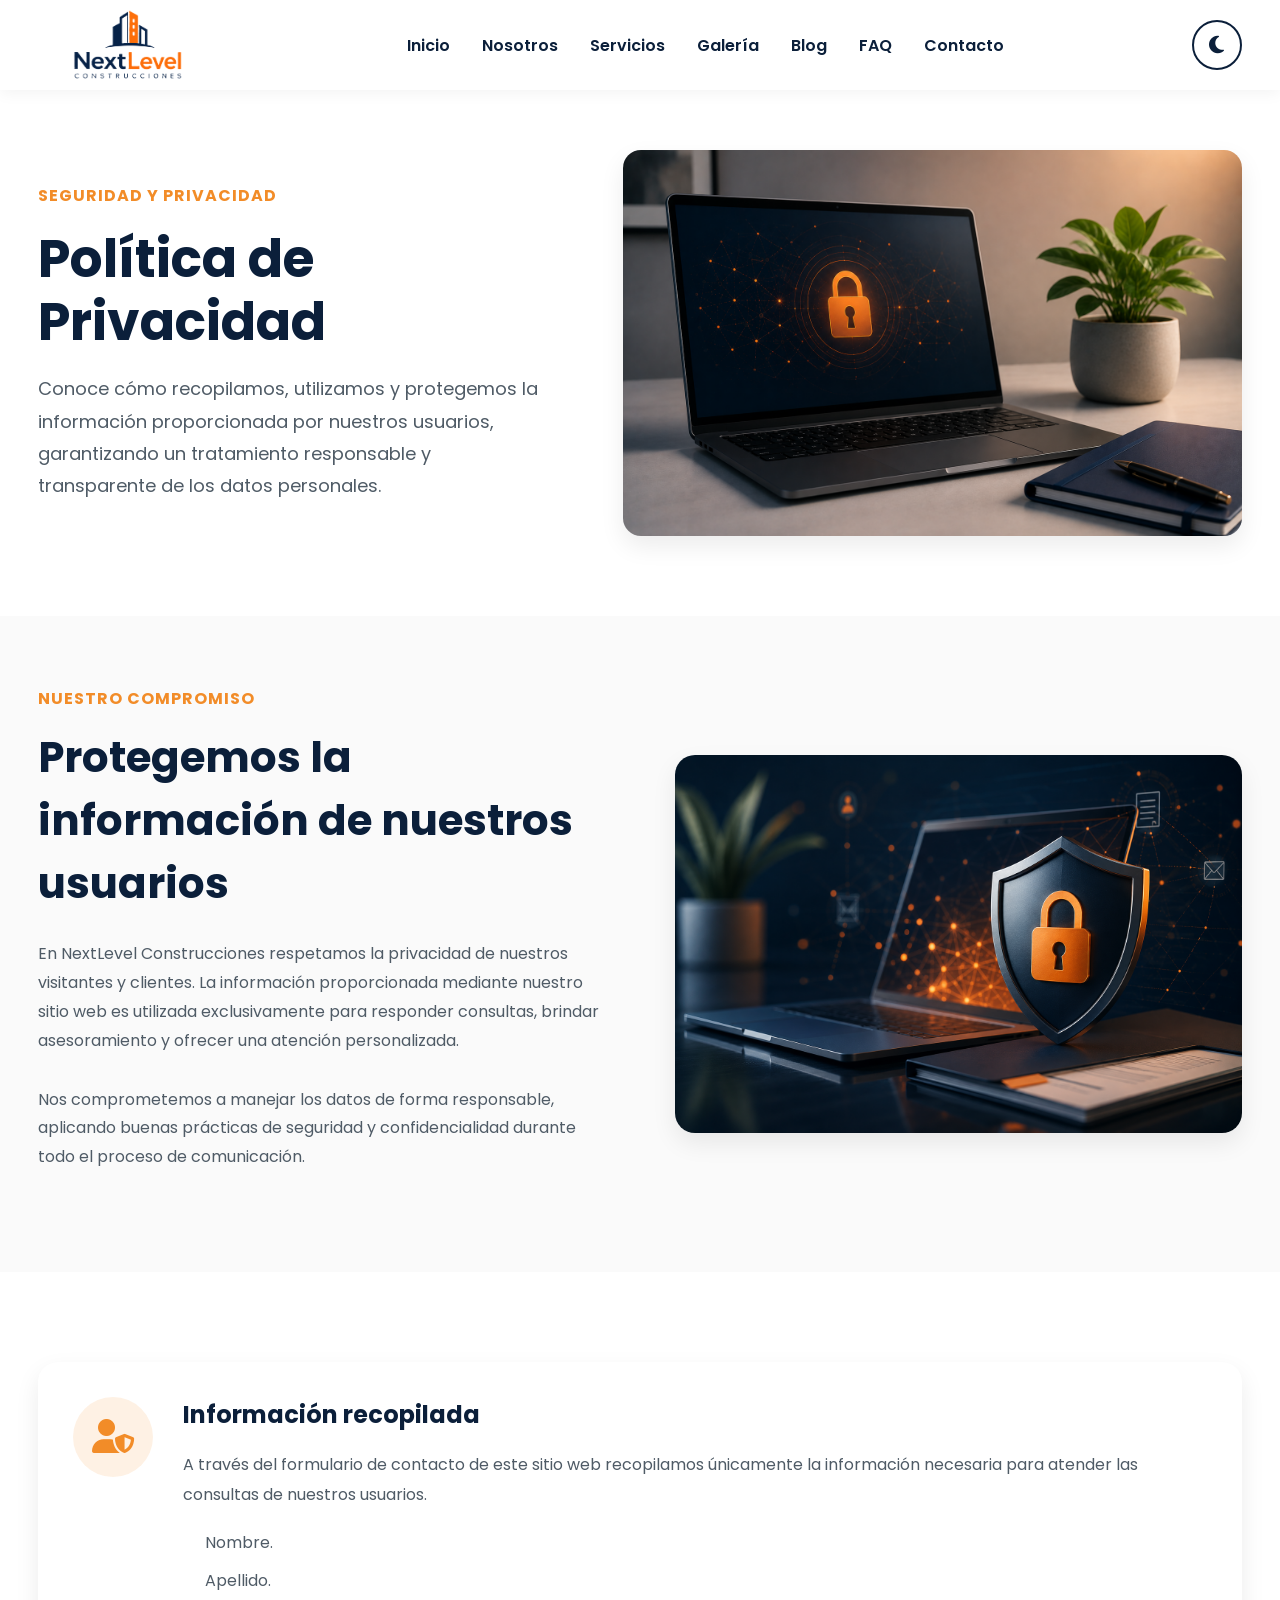
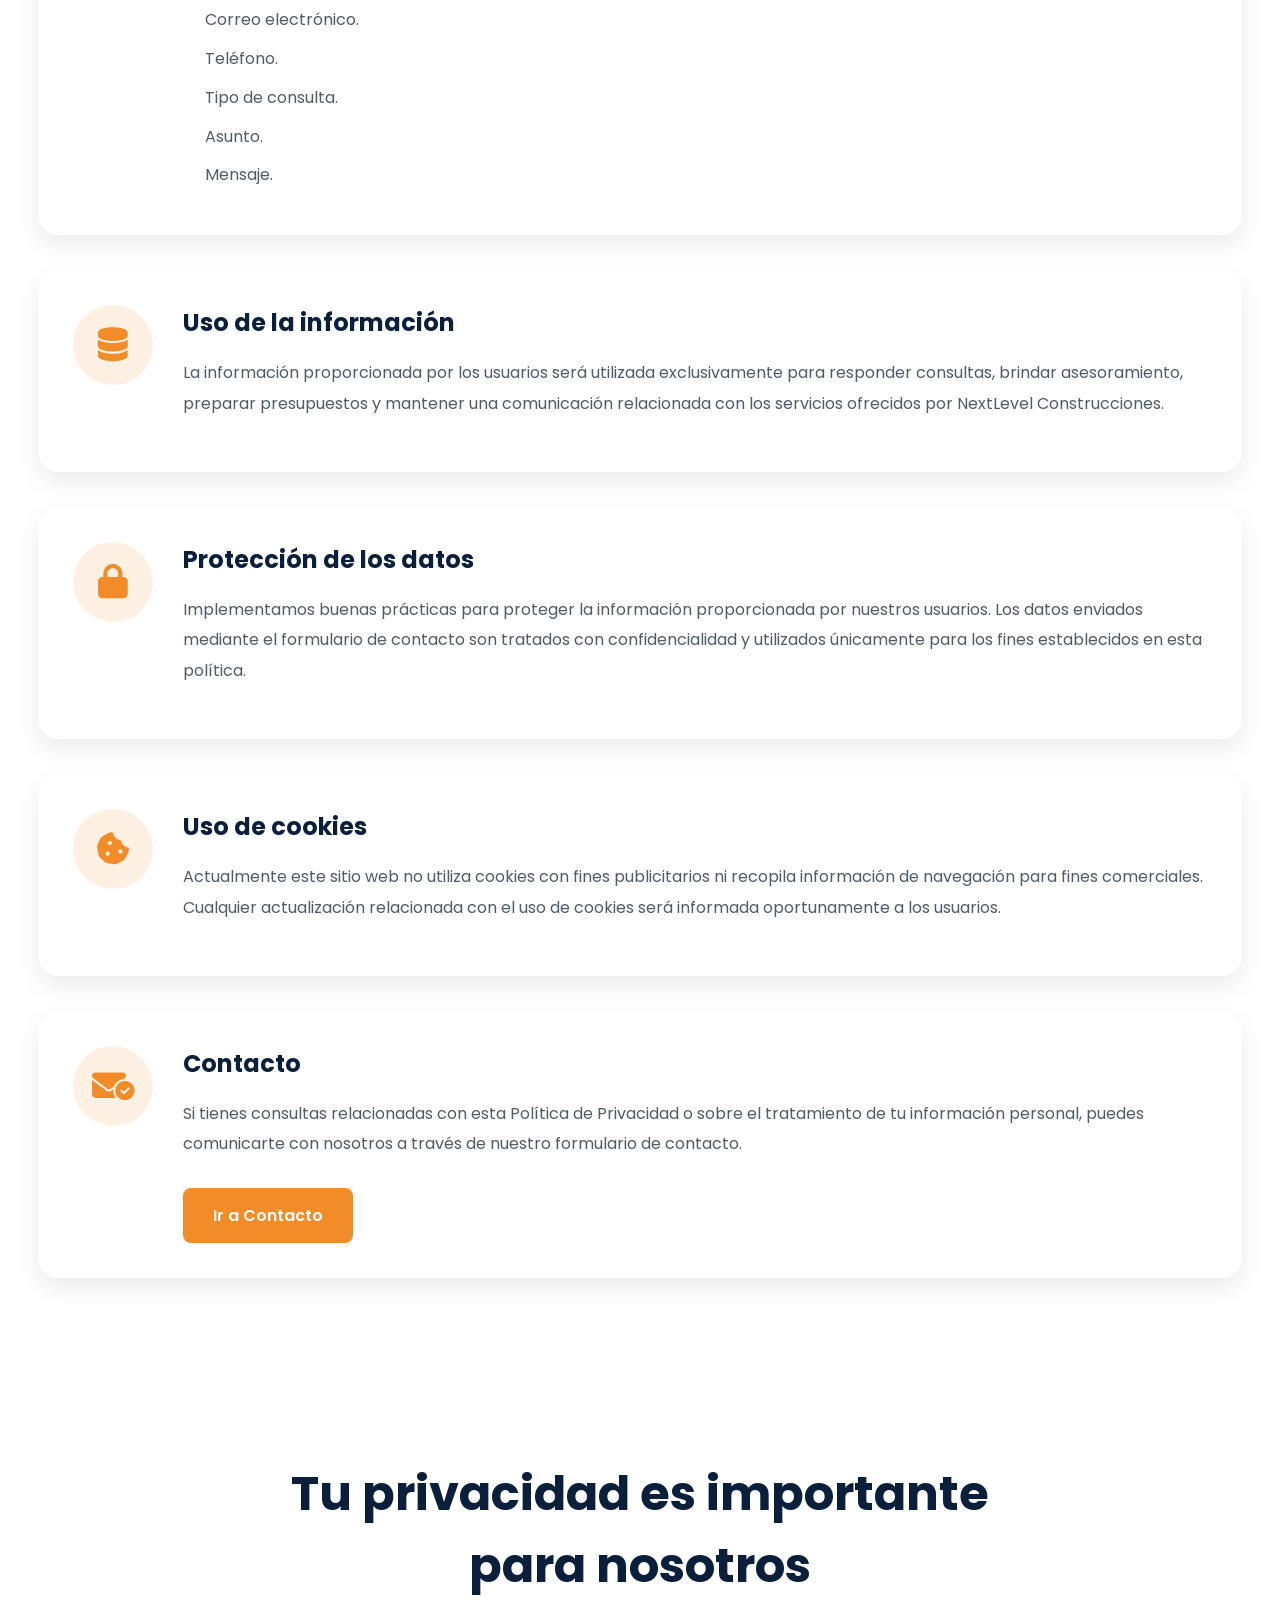
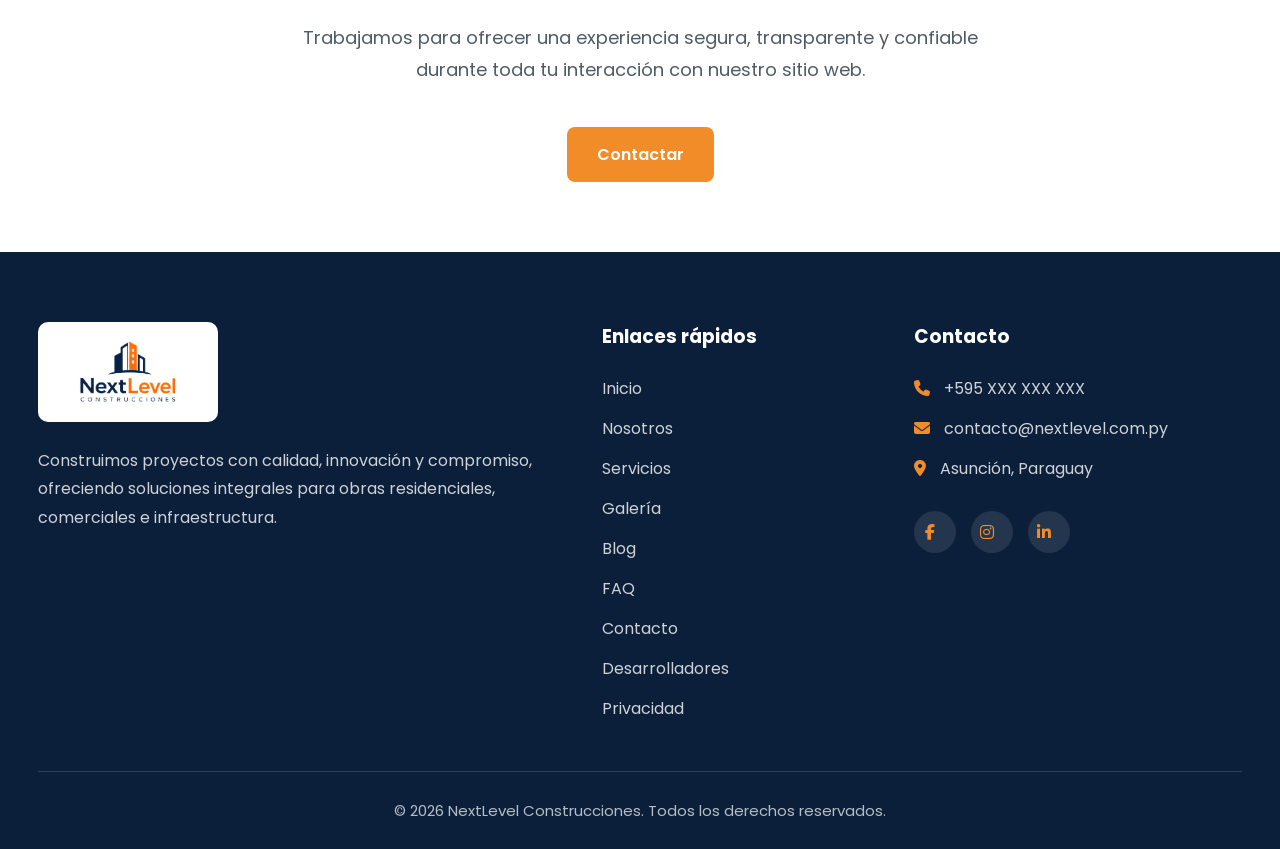
<file: privacidad.html>
<!DOCTYPE html>

<html lang="es">

    <head>

        <meta charset="UTF-8">

        <meta name="viewport" content="width=device-width, initial-scale=1.0">

        <title>Política de Privacidad | NextLevel Construcciones</title>

        <link rel="stylesheet" href="css/styles.css">

        <link rel="stylesheet" href="css/responsive.css">

        <link rel="preconnect" href="https://fonts.googleapis.com">

        <link rel="preconnect" href="https://fonts.gstatic.com" crossorigin>

        <link href="https://fonts.googleapis.com/css2?family=Poppins:wght@300;400;500;600;700&display=swap"
            rel="stylesheet">

        <link rel="stylesheet"
            href="https://cdnjs.cloudflare.com/ajax/libs/font-awesome/6.5.2/css/all.min.css">

    </head>

    <body>

        <!--================ HEADER ================-->

        <header class="header">

            <div class="container">

                <a href="index.html" class="logo">

                    <img src="img/logo/logonextlevel.png"
                        alt="NextLevel Construcciones">

                </a>

                <nav class="navbar">

                    <ul class="nav-links">

                        <li><a href="index.html">Inicio</a></li>

                        <li><a href="nosotros.html">Nosotros</a></li>

                        <li><a href="servicios.html">Servicios</a></li>

                        <li><a href="galeria.html">Galería</a></li>

                        <li><a href="blog.html">Blog</a></li>

                        <li><a href="faq.html">FAQ</a></li>

                        <li><a href="contacto.html">Contacto</a></li>

                    </ul>

                </nav>

                <button class="theme-toggle" aria-label="Cambiar tema">

                    <i class="fa-solid fa-moon"></i>

                </button>

                <div class="menu-toggle">

                    <i class="fa-solid fa-bars"></i>

                </div>

            </div>

        </header>

        <!--================ MAIN ================-->

        <main>

            <!--================ BANNER ================-->

            <section class="page-banner">

                <div class="container page-banner-container">

                    <div class="page-banner-content">

                        <span class="section-subtitle">

                            Seguridad y privacidad

                        </span>

                        <h1>

                            Política de Privacidad

                        </h1>

                        <p>

                            Conoce cómo recopilamos, utilizamos y protegemos la
                            información proporcionada por nuestros usuarios,
                            garantizando un tratamiento responsable y transparente
                            de los datos personales.

                        </p>

                    </div>

                    <div class="page-banner-image">

                        <img src="img/privacidad/banner-privacidad.png"
                            alt="Política de Privacidad">

                    </div>

                </div>

            </section>

            <!--================ INTRODUCCIÓN ================-->

            <section class="privacy-intro">

                <div class="container about-container">

                    <div class="about-content">

                        <span class="section-subtitle">

                            Nuestro compromiso

                        </span>

                        <h2>

                            Protegemos la información de nuestros usuarios

                        </h2>

                        <p>

                            En NextLevel Construcciones respetamos la privacidad de
                            nuestros visitantes y clientes. La información
                            proporcionada mediante nuestro sitio web es utilizada
                            exclusivamente para responder consultas, brindar
                            asesoramiento y ofrecer una atención personalizada.

                        </p>

                        <p>

                            Nos comprometemos a manejar los datos de forma
                            responsable, aplicando buenas prácticas de seguridad y
                            confidencialidad durante todo el proceso de comunicación.

                        </p>

                    </div>

                    <div class="about-image">

                        <img src="img/privacidad/introduccion-privacidad.png"
                            alt="Protección de datos">

                    </div>

                </div>

            </section>

            <!--================ POLÍTICA ================-->

            <section class="privacy-section">

                <div class="container">
                    <div class="privacy-content">

                        <div class="privacy-card">

                            <div class="privacy-icon">

                                <i class="fa-solid fa-user-shield"></i>

                            </div>

                            <div class="privacy-text">

                                <h2>

                                    Información recopilada

                                </h2>

                                <p>

                                    A través del formulario de contacto de este sitio web
                                    recopilamos únicamente la información necesaria para atender
                                    las consultas de nuestros usuarios.

                                </p>

                                <ul>

                                    <li>Nombre.</li>

                                    <li>Apellido.</li>

                                    <li>Correo electrónico.</li>

                                    <li>Teléfono.</li>

                                    <li>Tipo de consulta.</li>

                                    <li>Asunto.</li>

                                    <li>Mensaje.</li>

                                </ul>

                            </div>

                        </div>

                        <div class="privacy-card">

                            <div class="privacy-icon">

                                <i class="fa-solid fa-database"></i>

                            </div>

                            <div class="privacy-text">

                                <h2>

                                    Uso de la información

                                </h2>

                                <p>

                                    La información proporcionada por los usuarios será utilizada
                                    exclusivamente para responder consultas, brindar asesoramiento,
                                    preparar presupuestos y mantener una comunicación relacionada
                                    con los servicios ofrecidos por NextLevel Construcciones.

                                </p>

                            </div>

                        </div>

                        <div class="privacy-card">

                            <div class="privacy-icon">

                                <i class="fa-solid fa-lock"></i>

                            </div>

                            <div class="privacy-text">

                                <h2>

                                    Protección de los datos

                                </h2>

                                <p>

                                    Implementamos buenas prácticas para proteger la información
                                    proporcionada por nuestros usuarios. Los datos enviados mediante
                                    el formulario de contacto son tratados con confidencialidad y
                                    utilizados únicamente para los fines establecidos en esta
                                    política.

                                </p>

                            </div>

                        </div>

                        <div class="privacy-card">

                            <div class="privacy-icon">

                                <i class="fa-solid fa-cookie-bite"></i>

                            </div>

                            <div class="privacy-text">

                                <h2>

                                    Uso de cookies

                                </h2>

                                <p>

                                    Actualmente este sitio web no utiliza cookies con fines
                                    publicitarios ni recopila información de navegación para fines
                                    comerciales. Cualquier actualización relacionada con el uso de
                                    cookies será informada oportunamente a los usuarios.

                                </p>

                            </div>

                        </div>

                        <div class="privacy-card">

                            <div class="privacy-icon">

                                <i class="fa-solid fa-envelope-circle-check"></i>

                            </div>

                            <div class="privacy-text">

                                <h2>

                                    Contacto

                                </h2>

                                <p>

                                    Si tienes consultas relacionadas con esta Política de
                                    Privacidad o sobre el tratamiento de tu información personal,
                                    puedes comunicarte con nosotros a través de nuestro formulario
                                    de contacto.

                                </p>

                                <a href="contacto.html"
                                    class="btn-primary">

                                    Ir a Contacto

                                </a>

                            </div>

                        </div>

                    </div>

                </div>

            </section>

            <!--================ CTA ================-->

            <section class="cta">

                <div class="container">

                    <div class="cta-content">

                        <h2>

                            Tu privacidad es importante para nosotros

                        </h2>

                        <p>

                            Trabajamos para ofrecer una experiencia segura, transparente y
                            confiable durante toda tu interacción con nuestro sitio web.

                        </p>

                        <a href="contacto.html"
                            class="btn-primary">

                            Contactar

                        </a>

                    </div>

                </div>

            </section>

        </main>

        <!--================ FOOTER ================-->
        <footer class="footer">

            <div class="container">

                <div class="footer-grid">

                    <div class="footer-column">

                        <img src="img/logo/logonextlevel.png"
                            alt="NextLevel"
                            class="footer-logo">

                        <p>

                            Construimos proyectos con calidad, innovación y compromiso,
                            ofreciendo soluciones integrales para obras residenciales,
                            comerciales e infraestructura.

                        </p>

                    </div>

                    <div class="footer-column">

                        <h3>

                            Enlaces rápidos

                        </h3>

                        <ul>

                            <li><a href="index.html">Inicio</a></li>

                            <li><a href="nosotros.html">Nosotros</a></li>

                            <li><a href="servicios.html">Servicios</a></li>

                            <li><a href="galeria.html">Galería</a></li>

                            <li><a href="blog.html">Blog</a></li>

                            <li><a href="faq.html">FAQ</a></li>

                            <li><a href="contacto.html">Contacto</a></li>

                            <li><a href="desarrolladores.html">Desarrolladores</a></li>

                            <li><a href="privacidad.html">Privacidad</a></li>

                        </ul>

                    </div>

                    <div class="footer-column">

                        <h3>

                            Contacto

                        </h3>

                        <ul>

                            <li>

                                <i class="fa-solid fa-phone"></i>

                                +595 XXX XXX XXX

                            </li>

                            <li>

                                <i class="fa-solid fa-envelope"></i>

                                contacto@nextlevel.com.py

                            </li>

                            <li>

                                <i class="fa-solid fa-location-dot"></i>

                                Asunción, Paraguay

                            </li>

                        </ul>

                        <div class="social-icons">

                            <a href="https://www.facebook.com/"
                                target="_blank"
                                rel="noopener noreferrer">

                                <i class="fa-brands fa-facebook-f"></i>

                            </a>

                            <a href="https://www.instagram.com/"
                                target="_blank"
                                rel="noopener noreferrer">

                                <i class="fa-brands fa-instagram"></i>

                            </a>

                            <a href="https://www.linkedin.com/"
                                target="_blank"
                                rel="noopener noreferrer">

                                <i class="fa-brands fa-linkedin-in"></i>

                            </a>

                        </div>

                    </div>

                </div>

                <div class="footer-bottom">

                    <p>

                        © 2026 NextLevel Construcciones.
                        Todos los derechos reservados.

                    </p>

                </div>

            </div>

        </footer>

        <!--================ BOTÓN VOLVER ARRIBA ================-->

        <button class="scroll-top" aria-label="Volver arriba">

            <i class="fa-solid fa-arrow-up"></i>

        </button>

        <script src="js/main.js"></script>

    </body>

</html>
</file>
<file: css/styles.css>
/* =====================================================
   VARIABLES
===================================================== */

:root {

    --primary-color: #0B1F3A;
    --secondary-color: #F28C28;
    --white-color: #FFFFFF;
    --light-gray: #FAFAFA;
    --dark-gray: #4F5B66;
    --text-color: #2F2F2F;

    --shadow: 0 10px 25px rgba(0, 0, 0, 0.08);

    --transition: .35s ease;

    --max-width: 1200px;

}

/* =====================================================
   RESET
===================================================== */

*{
    margin:0;
    padding:0;
    box-sizing:border-box;
}

html{
    scroll-behavior:smooth;
}

body{

    font-family:'Poppins',sans-serif;

    color:var(--text-color);

    background:var(--white-color);

    overflow-x:hidden;

}

img{

    width:100%;

    display:block;

}

a{

    text-decoration:none;

}

ul{

    list-style:none;

}

/* =====================================================
   ESTILOS GENERALES
===================================================== */

.container{

    width:94%;

    max-width:1320px;

    margin:auto;

}

section{

    padding:70px 0;

}

h1,h2,h3,h4{

    font-family:'Poppins',sans-serif;

    color:var(--primary-color);

}

p{

    line-height:1.8;

    color:var(--dark-gray);

}

/* =====================================================
   BOTONES
===================================================== */

.btn-primary{

    display:inline-flex;

    align-items:center;

    justify-content:center;

    padding:15px 30px;

    background:var(--secondary-color);

    color:var(--white-color);

    border-radius:8px;

    font-weight:600;

    transition:var(--transition);

}

.btn-primary:hover{

    transform:translateY(-3px);

    box-shadow:var(--shadow);

}

.btn-secondary{

    display:inline-flex;

    align-items:center;

    justify-content:center;

    padding:15px 30px;

    border:2px solid var(--primary-color);

    color:var(--primary-color);

    border-radius:8px;

    font-weight:600;

    transition:var(--transition);

}

.btn-secondary:hover{

    background:var(--primary-color);

    color:var(--white-color);

}

/* =====================================================
   HEADER
===================================================== */

.header{

    position:fixed;

    top:0;

    left:0;

    width:100%;

    z-index:999;

    background:rgba(255,255,255,.95);

    backdrop-filter:blur(10px);

    box-shadow:0 3px 15px rgba(0,0,0,.05);

}

.header .container{

    display:flex;

    align-items:center;

    justify-content:space-between;

    height:90px;

}

.logo img{

    width:180px;

}

.nav-links{

    display:flex;

    gap:32px;

}

.nav-links a{

    color:var(--primary-color);

    font-weight:600;

    transition:var(--transition);

}

.nav-links a:hover{

    color:var(--secondary-color);

}

.nav-links a.active{

    color:var(--secondary-color);

}

.menu-toggle{

    display:none;

    font-size:28px;

    color:var(--primary-color);

    cursor:pointer;

}

/* =====================================================
   HERO
===================================================== */

.hero{

    min-height:calc(100vh - 90px);

    display:flex;

    align-items:center;

    padding:100px 0 30px;

    background:var(--white-color);

}

.hero-container{

    display:grid;

    grid-template-columns:0.95fr 1.35fr;

    gap:60px;

    align-items:center;

}

.hero-subtitle{

    display:inline-block;

    color:var(--secondary-color);

    font-weight:700;

    margin-bottom:20px;

    letter-spacing:1px;

}

.hero h1{

    font-size:60px;

    line-height:1.1;

}
.hero p{

    font-size:18px;

    margin-bottom:40px;

}

.hero-buttons{

    display:flex;

    gap:20px;

}

.hero-image{

    display:flex;

    justify-content:flex-end;

}

.hero-image img{

    width:100%;

    max-width:720px;

    border-radius:18px;

    box-shadow:var(--shadow);

}

.hero-image img:hover{

    transform:scale(1.02);

}

/* =====================================================
   ESTADÍSTICAS
===================================================== */

.stats{

    background:var(--light-gray);

}

.stats-grid{

    display:grid;

    grid-template-columns:repeat(4,1fr);

    gap:30px;

}

.stat-card{

    background:var(--white-color);

    padding:35px 20px;

    border-radius:15px;

    text-align:center;

    box-shadow:var(--shadow);

    transition:var(--transition);

}

.stat-card:hover{

    transform:translateY(-8px);

}

.stat-card i{

    font-size:40px;

    color:var(--secondary-color);

    margin-bottom:20px;

}

.stat-card h2{

    font-size:42px;

    margin-bottom:10px;

}

.stat-card p{

    font-size:16px;

    color:var(--dark-gray);

}

/* =====================================================
   SERVICIOS
===================================================== */

.services{

    background:var(--white-color);

}

.section-header{

    max-width:700px;

    margin:0 auto 60px;

    text-align:center;

}

.section-subtitle{

    color:var(--secondary-color);

    font-weight:700;

    text-transform:uppercase;

    letter-spacing:1px;

}

.section-header h2{

    font-size:42px;

    margin:15px 0 20px;

}

.section-header p{

    font-size:18px;

}

.services-grid{

    display:grid;

    grid-template-columns:repeat(3,1fr);

    gap:35px;

}

.service-card{

    background:var(--white-color);

    border-radius:18px;

    overflow:hidden;

    box-shadow:var(--shadow);

    transition:var(--transition);

}

.service-card:hover{

    transform:translateY(-10px);

}

.service-image{

    overflow:hidden;

}

.service-image img{

    height:240px;

    object-fit:cover;

    transition:.5s;

}

.service-card:hover img{

    transform:scale(1.08);

}

.service-content{

    padding:30px;

}

.service-content h3{

    margin-bottom:15px;

}

.service-content p{

    margin-bottom:25px;

}

.service-content a{

    color:var(--secondary-color);

    font-weight:700;

}

.service-content i{

    margin-left:8px;

}

.services-button{

    text-align:center;

    margin-top:60px;

}

/* =====================================================
   PROYECTOS
===================================================== */

.projects{

    background:var(--light-gray);

}

.projects-grid{

    display:grid;

    grid-template-columns:repeat(3,1fr);

    gap:30px;

}

.project-card{

    position:relative;

    overflow:hidden;

    border-radius:18px;

    cursor:pointer;

    box-shadow:var(--shadow);

}

.project-card img{

    height:280px;

    object-fit:cover;

    transition:0.5s;

}

.project-card:hover img{

    transform:scale(1.08);

}

.project-overlay{

    position:absolute;

    inset:0;

    background:linear-gradient(
        to top,
        rgba(11,31,58,.85),
        rgba(11,31,58,.15)
    );

    display:flex;

    align-items:flex-end;

    padding:25px;

}

.project-overlay h3{

    color:var(--white-color);

    font-size:22px;

}

.projects-button{

    text-align:center;

    margin-top:60px;

}

/* =====================================================
   SOBRE NOSOTROS
===================================================== */

.about{

    background:var(--white-color);

}

.about-container{

    display:grid;

    grid-template-columns:1fr 1fr;

    gap:70px;

    align-items:center;

}

.about-image img{

    border-radius:20px;

    box-shadow:var(--shadow);

}

.about-content h2{

    font-size:42px;

    margin:15px 0 25px;

}

.about-content p{

    margin-bottom:30px;

}

.about-features{

    display:flex;

    flex-direction:column;

    gap:18px;

    margin-bottom:35px;

}

.feature{

    display:flex;

    align-items:center;

    gap:15px;

}

.feature i{

    color:var(--secondary-color);

    font-size:22px;

}

/* =====================================================
   BENEFICIOS
===================================================== */

.benefits{

    background: var(--light-gray);

}

.benefits-header{

    max-width: 700px;

    margin: 0 auto 60px;

    text-align: center;

}

.benefits-header .section-subtitle{

    color: var(--secondary-color);

    font-weight: 700;

    text-transform: uppercase;

    letter-spacing: 1px;

}

.benefits-header h2{

    color: var(--primary-color);

    font-size: 42px;

    margin: 15px 0 20px;

}

.benefits-header p{

    color: var(--dark-gray);

    font-size: 18px;

    line-height: 1.8;

}

.benefits-grid{

    display: grid;

    grid-template-columns: repeat(4,1fr);

    gap: 30px;

}

.benefit-card{

    background: var(--white-color);

    padding: 40px 30px;

    border-radius: 18px;

    box-shadow: var(--shadow);

    text-align: center;

    transition: var(--transition);

}

.benefit-card:hover{

    transform: translateY(-8px);

    box-shadow: 0 15px 35px rgba(0,0,0,.12);

}

.benefit-card i{

    font-size: 42px;

    color: var(--secondary-color);

    margin-bottom: 25px;

}

.benefit-card h3{

    color: var(--primary-color);

    margin-bottom: 18px;

    font-size: 24px;

}

.benefit-card p{

    color: var(--dark-gray);

    line-height: 1.8;

}

/* =====================================================
   PROCESO
===================================================== */

.process{

    background: var(--white-color);

}

.process-line{

    display:grid;

    grid-template-columns:repeat(4,1fr);

    gap:40px;

    margin-top:60px;

    position:relative;

}

.process-line::before{

    content:"";

    position:absolute;

    top:42px;

    left:12%;

    width:76%;

    height:3px;

    background:var(--secondary-color);

    z-index:1;

}

.process-step{

    text-align:center;

    position:relative;

    z-index:2;

}

.process-icon{

    width:85px;

    height:85px;

    background:var(--white-color);

    border:4px solid var(--secondary-color);

    border-radius:50%;

    display:flex;

    align-items:center;

    justify-content:center;

    margin:0 auto 25px;

    box-shadow:var(--shadow);

}

.process-icon i{

    font-size:34px;

    color:var(--secondary-color);

}

.process-step h3{

    margin-bottom:15px;

    color:var(--primary-color);

}

.process-step p{

    color:var(--dark-gray);

    line-height:1.8;

}

/* =====================================================
   TESTIMONIOS
===================================================== */

.testimonials{

    background: var(--light-gray);

}

.testimonials-grid{

    display:grid;

    grid-template-columns:repeat(3,1fr);

    gap:30px;

    align-items:stretch;

}

.testimonial-card{

    background: var(--white-color);

    padding: 40px;

    border-radius: 18px;

    box-shadow: var(--shadow);

    transition: var(--transition);

    display: flex;

    flex-direction: column;

}

.testimonial-card:hover{

    transform:translateY(-8px);

}

.stars{

    color:var(--secondary-color);

    font-size:28px;

    margin-bottom:20px;

}

.testimonial-card p{

    font-style: italic;

    margin-bottom: 25px;

    flex-grow: 1;

}

.testimonial-card h3{

    color:var(--primary-color);

}

.testimonial-card span{

    color:var(--dark-gray);

    font-size:15px;

}

/* =====================================================
   CTA
===================================================== */

.cta{

    background: var(--white-color);

    text-align: center;

}

.cta-content{

    max-width: 750px;

    margin: auto;

}

.cta h2{

    font-size: 48px;

    margin: 20px 0;

}

.cta p{

    font-size: 18px;

    margin-bottom: 40px;

}


/* =====================================================
   FOOTER
===================================================== */

.footer{

    background: var(--primary-color);

    color: var(--white-color);

    padding: 70px 0 25px;

}

.footer-grid{

    display: grid;

    grid-template-columns: 2fr 1fr 1.3fr;

    gap: 60px;

    margin-bottom: 50px;

}

.footer-logo{

    width: 180px;

    margin-bottom: 25px;

    background: var(--white-color);

    padding: 10px;

    border-radius: 10px;

}

.footer-column h3{

    color: var(--white-color);

    margin-bottom: 25px;

}

.footer-column p{

    color: rgba(255,255,255,.80);

    line-height: 1.8;

}

.footer-column ul{

    display: flex;

    flex-direction: column;

    gap: 15px;

}

.footer-column ul li{

    color: rgba(255,255,255,.80);

}

.footer-column a{

    color: rgba(255,255,255,.80);

    transition: var(--transition);

}

.footer-column a:hover{

    color: var(--secondary-color);

}

.footer-column i{

    color: var(--secondary-color);

    margin-right: 10px;

}

.social-icons{

    display: flex;

    gap: 15px;

    margin-top: 30px;

}

.social-icons a{

    width: 42px;

    height: 42px;

    background: rgba(255,255,255,.10);

    border-radius: 50%;

    display: flex;

    justify-content: center;

    align-items: center;

    transition: var(--transition);

}

.social-icons a:hover{

    background: var(--secondary-color);

}

.social-icons a:hover i{

    color: var(--white-color);

}

.footer-bottom{

    border-top: 1px solid rgba(255,255,255,.15);

    padding-top: 25px;

    text-align: center;

}

.footer-bottom p{

    color: rgba(255,255,255,.70);

    font-size: 15px;

}

/* =====================================================
   BANNER PÁGINAS INTERNAS
===================================================== */

.page-banner{

    padding-top: 150px;

    padding-bottom: 80px;

    background: var(--white-color);

}

.page-banner-container{

    display: grid;

    grid-template-columns: 1fr 1.2fr;

    gap: 70px;

    align-items: center;

}

.page-banner-content h1{

    font-size: 52px;

    line-height: 1.2;

    margin: 20px 0;

    color: var(--primary-color);

}

.page-banner-content p{

    font-size: 18px;

    line-height: 1.8;

    color: var(--dark-gray);

}

.page-banner-image img{

    width:100%;

    max-width:720px;

    aspect-ratio:16 / 10;

    object-fit:cover;

    border-radius:18px;

    box-shadow:var(--shadow);

}

/* =====================================================
   NUESTRA HISTORIA
===================================================== */

.history{

    background: var(--light-gray);

}

.history-container{

    display: grid;

    grid-template-columns: 1fr 1fr;

    gap: 70px;

    align-items: center;

}

.history-image img{

    width: 100%;

    border-radius: 20px;

    box-shadow: var(--shadow);

}

.history-content h2{

    font-size: 42px;

    margin: 15px 0 25px;

}

.history-content p{

    margin-bottom: 20px;

    line-height: 1.8;

}

/* =====================================================
   MISIÓN · VISIÓN · VALORES
===================================================== */

.mission{

    background: var(--white-color);

}

.mission-grid{

    display: grid;

    grid-template-columns: repeat(3,1fr);

    gap: 35px;

}

.mission-card{

    background: var(--light-gray);

    padding: 40px 30px;

    border-radius: 18px;

    text-align: center;

    box-shadow: var(--shadow);

    transition: var(--transition);

}

.mission-card:hover{

    transform: translateY(-8px);

}

.mission-card i{

    font-size: 45px;

    color: var(--secondary-color);

    margin-bottom: 25px;

}

.mission-card h3{

    margin-bottom: 20px;

    color: var(--primary-color);

}

.mission-card p{

    line-height: 1.8;

    color: var(--dark-gray);

}

/* =====================================================
   NUESTRO ESPACIO DE TRABAJO
===================================================== */

.workspace{

    background: var(--light-gray);

}

.workspace-grid{

    display: grid;

    grid-template-columns: repeat(2,1fr);

    gap: 30px;

}

.workspace-item{

    overflow: hidden;

    border-radius: 18px;

    box-shadow: var(--shadow);

}

.workspace-item img{

    width: 100%;

    height: 320px;

    object-fit: cover;

    transition: var(--transition);

}

.workspace-item:hover img{

    transform: scale(1.05);

}

/* =====================================================
   NUESTRO EQUIPO
===================================================== */

.team{

    background: var(--white-color);

}

.team-container{

    display: grid;

    grid-template-columns: 1fr 1fr;

    gap: 70px;

    align-items: center;

}

.team-content h2{

    font-size: 42px;

    margin: 15px 0 25px;

}

.team-content p{

    margin-bottom: 20px;

    line-height: 1.8;

}

.team-image img{

    width: 100%;

    border-radius: 20px;

    box-shadow: var(--shadow);

}

.team-highlights{

    display:flex;

    justify-content:center;

    align-items:center;

    gap:90px;

    margin-top:45px;

}

.highlight-item{

    display:flex;

    align-items:center;

    gap:12px;

}

.highlight-item i{

    color:var(--secondary-color);

    font-size:24px;

}

.highlight-item span{

    color:var(--primary-color);

    font-weight:600;

    font-size:18px;

}
/* =====================================================
   NUESTRA TRAYECTORIA
===================================================== */

.timeline{

    background: var(--light-gray);

}

.timeline-container{

    max-width: 900px;

    margin: 0 auto;

    position: relative;

}

.timeline-container::before{

    content: "";

    position: absolute;

    left: 18px;

    top: 0;

    bottom: 0;

    width: 4px;

    background: var(--secondary-color);

}

.timeline-item{

    display: flex;

    gap: 30px;

    position: relative;

    margin-bottom: 50px;

}

.timeline-item:last-child{

    margin-bottom: 0;

}

.timeline-dot{

    width: 40px;

    height: 40px;

    background: var(--white-color);

    border: 4px solid var(--secondary-color);

    border-radius: 50%;

    flex-shrink: 0;

    z-index: 2;

}

.timeline-content{

    background: var(--white-color);

    padding: 30px;

    border-radius: 18px;

    box-shadow: var(--shadow);

    flex: 1;

}

.timeline-content h3{

    color: var(--primary-color);

    margin-bottom: 15px;

}

.timeline-content p{

    line-height: 1.8;

    color: var(--dark-gray);

}
/* =====================================================
   INTRODUCCIÓN SERVICIOS
===================================================== */

.services-intro{

    background: var(--light-gray);

}

.services-intro .about-container{

    display:grid;

    grid-template-columns:1fr 1fr;

    gap:70px;

    align-items:center;

}

.services-intro img{

    width:100%;

    border-radius:20px;

    box-shadow:var(--shadow);

}

/* =====================================================
   CATÁLOGO
===================================================== */

.services-catalog{

    background:var(--white-color);

}

.catalog-grid{

    display:grid;

    grid-template-columns:repeat(3,1fr);

    gap:35px;

}

/* =====================================================
   TARJETAS
===================================================== */

.service-card{

    background:var(--white-color);

    border-radius:18px;

    overflow:hidden;

    box-shadow:var(--shadow);

    transition:var(--transition);

    display:flex;

    flex-direction:column;

}

.service-card:hover{

    transform:translateY(-10px);

}

.service-card img{

    width:100%;

    height:240px;

    object-fit:cover;

    transition:var(--transition);

}

.service-card:hover img{

    transform:scale(1.05);

}

.service-content{

    padding:28px;

    display:flex;

    flex-direction:column;

    flex:1;

}
.service-category{

    display:inline-block;

    background:rgba(243,156,18,.15);

    color:var(--secondary-color);

    font-size:14px;

    font-weight:600;

    padding:6px 14px;

    border-radius:50px;

    margin-bottom:18px;

}

.service-content h3{

    color:var(--primary-color);

    margin-bottom:15px;

    font-size:24px;

}

.service-content p{

    color:var(--dark-gray);

    line-height:1.8;

    margin-bottom:20px;

}

.service-extra{

    margin-top:auto;

    padding:18px 0;

    border-top:1px solid #e8e8e8;

    border-bottom:1px solid #e8e8e8;

}

.service-extra strong{

    display:block;

    margin-bottom:8px;

    color:var(--primary-color);

}

.service-extra span{

    color:var(--dark-gray);

    font-size:15px;

    line-height:1.6;

}

.service-btn{

    margin-top:25px;

    width:100%;

}
/* =====================================================
   MODAL SERVICIOS
===================================================== */

.service-modal{

    position: fixed;

    inset: 0;

    background: rgba(0,0,0,.70);

    display: none;

    justify-content: center;

    align-items: flex-start;

    overflow-y: auto;

    padding: 40px 20px;

    z-index: 9999;

    backdrop-filter: blur(5px);

}

.service-modal.active{

    display:flex;

}

.modal-content{

    background: var(--white-color);

    width: 100%;

    max-width: 900px;

    border-radius: 20px;

    overflow: hidden;

    position: relative;

    animation: modalShow .35s ease;

    box-shadow: 0 20px 60px rgba(0,0,0,.25);

    margin: auto;

    max-height: calc(100vh - 80px);

    overflow-y: auto;

}

@keyframes modalShow{

    from{

        opacity:0;

        transform:translateY(30px);

    }

    to{

        opacity:1;

        transform:translateY(0);

    }

}

.close-modal{

    position:absolute;

    top:18px;

    right:15px;

    width:42px;

    height:42px;

    display:flex;

    justify-content:center;

    align-items:center;

    border-radius:50%;

    background:rgba(255,255,255,.95);

    font-size:34px;

    color:var(--primary-color);

    cursor:pointer;

    transition:.3s;

    z-index:10;

    box-shadow:0 4px 15px rgba(0,0,0,.15);

}

.close-modal:hover{

    background:var(--secondary-color);

    color:#fff;

    transform:rotate(90deg);

}
.modal-content img{

    width:100%;

    height:280px;

    object-fit:cover;

}

.modal-category{

    display:inline-block;

    margin:35px 40px 10px;

    background:rgba(243,156,18,.15);

    color:var(--secondary-color);

    padding:8px 18px;

    border-radius:50px;

    font-size:14px;

    font-weight:600;

}

.modal-content h2{

    margin:0 40px 20px;

    color:var(--primary-color);

    font-size:36px;

}

#modalDescription{

    margin:0 40px 30px;

    line-height:1.9;

    color:var(--dark-gray);

}
.modal-benefits{

    margin:0 40px 30px;

}

.modal-benefits h3{

    color:var(--primary-color);

    margin-bottom:15px;

}

.modal-benefits ul{

    padding-left:20px;

}

.modal-benefits li{

    margin-bottom:10px;

    color:var(--dark-gray);

}

.modal-extra{

    margin:0 40px 40px;

    padding:20px;

    background:var(--light-gray);

    border-radius:15px;

}

.modal-extra strong{

    display:block;

    margin-bottom:10px;

    color:var(--primary-color);

}

.modal-extra p{

    line-height:1.8;

    color:var(--dark-gray);

}

.modal-content .btn-primary{

    margin:0 40px 40px;

}

/*=====================================================
GALERÍA
=====================================================*/

.gallery-intro{

    background: var(--light-gray);

}

.projects{

    background: var(--white-color);

}

.projects-grid{

    display:grid;

    grid-template-columns:repeat(3,1fr);

    gap:35px;

    margin-top:60px;

}

/*=====================================================
TARJETAS
=====================================================*/

.project-card{

    background:var(--white-color);

    border-radius:18px;

    overflow:hidden;

    box-shadow:var(--shadow);

    transition:var(--transition);

    display:flex;

    flex-direction:column;

}

.project-card:hover{

    transform:translateY(-10px);

}

.project-card img{

    width:100%;

    height:240px;

    object-fit:cover;

    transition:var(--transition);

}

.project-card:hover img{

    transform:scale(1.06);

}

.project-content{

    padding:28px;

    display:flex;

    flex-direction:column;

    flex:1;

}

.project-category{

    display:inline-block;

    width:max-content;

    background:rgba(243,156,18,.15);

    color:var(--secondary-color);

    padding:7px 16px;

    border-radius:50px;

    font-size:14px;

    font-weight:600;

    margin-bottom:18px;

}

.project-content h3{

    color:var(--primary-color);

    margin-bottom:12px;

    font-size:24px;

}

.project-content p{

    color:var(--dark-gray);

    line-height:1.7;

    margin-bottom:18px;

}

.project-info{

    margin-top:auto;

    padding:18px 0;

    border-top:1px solid #ececec;

    border-bottom:1px solid #ececec;

    margin-bottom:22px;

}

.project-info span{

    display:flex;

    align-items:center;

    gap:10px;

    color:var(--dark-gray);

}

.project-info i{

    color:var(--secondary-color);

}

.project-btn{

    width:100%;

}

/*=====================================================
MODAL GALERÍA
=====================================================*/

.gallery-modal{

    position:fixed;

    inset:0;

    display:none;

    justify-content:center;

    align-items:flex-start;

    background:rgba(0,0,0,.75);

    backdrop-filter:blur(6px);

    padding:40px 20px;

    overflow-y:auto;

    z-index:9999;

}

.gallery-modal.active{

    display:flex;

}

.gallery-modal-content{

    width:100%;

    max-width:1100px;

    background:#fff;

    border-radius:20px;

    overflow:hidden;

    position:relative;

    animation:modalShow .35s ease;

    max-height:calc(100vh - 80px);

    overflow-y:auto;

}

.gallery-close{

    position:absolute;

    top:18px;

    right:18px;

    width:45px;

    height:45px;

    border-radius:50%;

    display:flex;

    justify-content:center;

    align-items:center;

    background:rgba(255,255,255,.95);

    color:var(--primary-color);

    font-size:34px;

    cursor:pointer;

    transition:.3s;

    z-index:100;

}

.gallery-close:hover{

    background:var(--secondary-color);

    color:#fff;

    transform:rotate(90deg);

}

.gallery-modal-content img{

    width:100%;

    height:430px;

    object-fit:cover;

    transition:.3s ease;

}

.gallery-info{

    padding:40px;

}

.gallery-info h2{

    color:var(--primary-color);

    margin:18px 0;

}

.gallery-info p{

    line-height:1.9;

    color:var(--dark-gray);

}

.gallery-details{

    display:grid;

    grid-template-columns:repeat(2,1fr);

    gap:20px;

    margin:35px 0;

}

.gallery-details p{

    margin:0;

    padding:18px;

    background:var(--light-gray);

    border-radius:12px;

}

/*=====================================================
MINIATURAS
=====================================================*/

.gallery-thumbnails{

    display:grid;

    grid-template-columns:repeat(auto-fit,minmax(120px,1fr));

    gap:18px;

    margin-top:25px;

}

.gallery-thumbnails img{

    width:100%;

    height:95px;

    object-fit:cover;

    border-radius:12px;

    cursor:pointer;

    border:3px solid transparent;

    transition:.3s;

}

.gallery-thumbnails img:hover{

    transform:scale(1.05);

    border-color:var(--secondary-color);

}

.gallery-thumbnails img.active{

    border-color:var(--secondary-color);

}
/*=====================================================
BLOG
=====================================================*/

.blog-intro{

    background:var(--light-gray);

}

.blog-search{

    background:var(--white-color);

    padding-top:20px;

}

.search-container{

    max-width:700px;

    margin:0 auto 40px;

    position:relative;

}

.search-container i{

    position:absolute;

    top:50%;

    left:22px;

    transform:translateY(-50%);

    color:var(--dark-gray);

    font-size:18px;

}

.search-container input{

    width:100%;

    padding:18px 25px 18px 60px;

    border:2px solid #e8e8e8;

    border-radius:50px;

    font-size:16px;

    outline:none;

    transition:var(--transition);

}

.search-container input:focus{

    border-color:var(--secondary-color);

}
.blog-filters{

    display:flex;

    justify-content:center;

    flex-wrap:wrap;

    gap:18px;

    margin-bottom:50px;

}

.filter-btn{

    padding:12px 26px;

    border:none;

    border-radius:40px;

    background:var(--light-gray);

    color:var(--primary-color);

    font-weight:600;

    cursor:pointer;

    transition:var(--transition);

}

.filter-btn:hover{

    background:var(--secondary-color);

    color:#fff;

}

.filter-btn.active{

    background:var(--secondary-color);

    color:#fff;

}
/*=====================================================
ARTÍCULOS
=====================================================*/

.blog-posts{

    background:var(--white-color);

}

.posts-grid{

    display:grid;

    grid-template-columns:repeat(3,1fr);

    gap:35px;

}

.post-card{

    background:#fff;

    border-radius:18px;

    overflow:hidden;

    box-shadow:var(--shadow);

    transition:var(--transition);

    display:flex;

    flex-direction:column;

}

.post-card:hover{

    transform:translateY(-10px);

}

.post-card img{

    width:100%;

    height:240px;

    object-fit:cover;

    transition:.4s;

}

.post-card:hover img{

    transform:scale(1.05);

}

.post-content{

    padding:28px;

    display:flex;

    flex-direction:column;

    flex:1;

}
.post-meta{

    display:flex;

    justify-content:space-between;

    align-items:center;

    margin-bottom:20px;

}

.post-category{

    background:rgba(242,140,40,.15);

    color:var(--secondary-color);

    padding:6px 14px;

    border-radius:50px;

    font-size:13px;

    font-weight:600;

}

.post-date{

    color:var(--dark-gray);

    font-size:14px;

}

.post-date i{

    color:var(--secondary-color);

    margin-right:6px;

}

.post-content h3{

    color:var(--primary-color);

    margin-bottom:15px;

    font-size:24px;

}

.post-content p{

    color:var(--dark-gray);

    line-height:1.8;

    margin-bottom:25px;

}

.post-btn{

    width:100%;

    margin-top:auto;

}
/*=====================================================
MODAL BLOG
=====================================================*/

.blog-modal{

    position:fixed;

    inset:0;

    background:rgba(0,0,0,.75);

    display:none;

    justify-content:center;

    align-items:flex-start;

    overflow-y:auto;

    padding:40px 20px;

    z-index:9999;

}

.blog-modal.active{

    display:flex;

}

.blog-modal-content{

    width:100%;

    max-width:950px;

    background:#fff;

    border-radius:20px;

    overflow:hidden;

    position:relative;

    animation:modalShow .35s ease;

    max-height:calc(100vh - 80px);

    overflow-y:auto;

}
.blog-close{

    position:absolute;

    top:18px;

    right:18px;

    width:45px;

    height:45px;

    display:flex;

    justify-content:center;

    align-items:center;

    border-radius:50%;

    background:#fff;

    color:var(--primary-color);

    font-size:34px;

    cursor:pointer;

    transition:all .35s ease;

    z-index:10;

}

.blog-close:hover{

    background:var(--secondary-color);

    color:#fff;

    transform:rotate(90deg);

}

.blog-modal-content img{

    width:100%;

    height:340px;

    object-fit:cover;

}

.blog-info{

    padding:40px;

}

.blog-meta{

    display:flex;

    justify-content:space-between;

    align-items:center;

    margin-bottom:20px;

}

.blog-author{

    display:flex;

    align-items:center;

    gap:10px;

    color:var(--dark-gray);

    margin:20px 0 30px;

}

.blog-author i{

    color:var(--secondary-color);

}

.blog-content p{

    margin-bottom:22px;

    line-height:1.9;

}

/*=====================================================
FAQ
=====================================================*/

.faq-intro{

    background:var(--light-gray);

}

.faq-section{

    background:var(--white-color);

    padding:90px 0;

}

.faq-container{

    max-width:950px;

    margin:0 auto;

}

/*=====================================================
PREGUNTAS FRECUENTES
=====================================================*/

.faq-item{

    background:#fff;

    border-radius:18px;

    margin-bottom:20px;

    overflow:hidden;

    box-shadow:var(--shadow);

    transition:var(--transition);

}

.faq-item:hover{

    transform:translateY(-3px);

}

.faq-question{

    width:100%;

    border:none;

    background:none;

    padding:28px 30px;

    display:flex;

    justify-content:space-between;

    align-items:center;

    cursor:pointer;

    font-size:20px;

    font-weight:600;

    color:var(--primary-color);

    text-align:left;

    transition:var(--transition);

}

.faq-question i{

    color:var(--secondary-color);

    font-size:20px;

    transition:var(--transition);

}

.faq-answer{

    max-height:0;

    overflow:hidden;

    transition:max-height .35s ease;

}

.faq-answer p{

    padding:0 30px 28px;

    color:var(--dark-gray);

    line-height:1.9;

}

.faq-item.active .faq-answer{

    max-height:220px;

}

.faq-item.active .faq-question i{

    transform:rotate(45deg);

}

/*=====================================================
CONTACTO FAQ
=====================================================*/

.faq-contact{

    background:var(--light-gray);

}

.faq-contact-content{

    max-width:800px;

    margin:0 auto;

    text-align:center;

}

.faq-contact-content h2{

    color:var(--primary-color);

    margin-bottom:20px;

}

.faq-contact-content p{

    color:var(--dark-gray);

    line-height:1.8;

    margin-bottom:35px;

}
/*=====================================================
CONTACTO
=====================================================*/

.contact-intro{

    background:var(--light-gray);

}

.contact-section{

    background:var(--white-color);

    padding:90px 0;

}

.contact-container{

    display:grid;

    grid-template-columns:380px 1fr;

    gap:50px;

    align-items:start;

}
/*=====================================================
INFORMACIÓN DE CONTACTO
=====================================================*/

.contact-info{

    display:flex;

    flex-direction:column;

    gap:25px;

}

.contact-card{

    background:#fff;

    padding:30px;

    border-radius:18px;

    box-shadow:var(--shadow);

    text-align:center;

    transition:var(--transition);

}

.contact-card:hover{

    transform:translateY(-8px);

}

.contact-card i{

    font-size:38px;

    color:var(--secondary-color);

    margin-bottom:18px;

}

.contact-card h3{

    color:var(--primary-color);

    margin-bottom:12px;

}

.contact-card p{

    color:var(--dark-gray);

    line-height:1.8;

}
/*=====================================================
FORMULARIO
=====================================================*/

.contact-form{

    background:#fff;

    padding:40px;

    border-radius:20px;

    box-shadow:var(--shadow);

}

.form-row{

    display:grid;

    grid-template-columns:repeat(2,1fr);

    gap:25px;

    margin-bottom:25px;

}

.form-group{

    display:flex;

    flex-direction:column;

}

.form-group label{

    margin-bottom:10px;

    font-weight:600;

    color:var(--primary-color);

}
.form-group input,

.form-group select,

.form-group textarea{

    padding:16px;

    border:2px solid #e4e4e4;

    border-radius:12px;

    outline:none;

    font-family:'Poppins',sans-serif;

    font-size:15px;

    transition:var(--transition);

}

.form-group input:focus,

.form-group select:focus,

.form-group textarea:focus{

    border-color:var(--secondary-color);

}

.form-group textarea{

    resize:none;

    min-height:280px;

}

.contact-form .btn-primary{

    margin-top:25px;

}
/*=====================================================
MAPA
=====================================================*/

.contact-map{

    background:var(--light-gray);

    padding:50px 0;

}

.contact-map .container{

    max-width:900px;

}

.contact-map iframe{

    width:100%;

    height:300px;

    border:none;

    border-radius:20px;

    box-shadow:var(--shadow);

}
/*=====================================================
MENSAJES
=====================================================*/

.form-message{

    margin-top:20px;

    font-weight:600;

    text-align:center;

}

.success{

    color:#2e7d32;

}

.error{

    color:#d32f2f;

}

/*=====================================================
DESARROLLADOR
=====================================================*/

.developer-intro{

    background:var(--light-gray);

}

.developer-section{

    background:var(--white-color);

    padding:90px 0;

}

.developer-card{

    display:grid;

    grid-template-columns:340px 1fr;

    gap:60px;

    align-items:center;

    background:#fff;

    border-radius:20px;

    padding:45px;

    box-shadow:var(--shadow);

}

/*=====================================================
FOTOGRAFÍA
=====================================================*/

.developer-image{

    display:flex;

    justify-content:center;

}

.developer-image img{

    width:320px;

    height:420px;

    object-fit:cover;

    border-radius:20px;

    box-shadow:var(--shadow);

    transition:var(--transition);

}

.developer-image img:hover{

    transform:translateY(-8px);

}

/*=====================================================
INFORMACIÓN
=====================================================*/

.developer-info h2{

    color:var(--primary-color);

    margin-bottom:20px;

}

.developer-info p{

    color:var(--dark-gray);

    line-height:1.9;

    margin-bottom:35px;

}

.developer-responsibilities h3{

    color:var(--primary-color);

    margin-bottom:20px;

}

.developer-responsibilities ul{

    list-style:none;

}

.developer-responsibilities li{

    display:flex;

    align-items:center;

    gap:12px;

    margin-bottom:16px;

    color:var(--dark-gray);

}

.developer-responsibilities i{

    color:var(--secondary-color);

}

/*=====================================================
TECNOLOGÍAS
=====================================================*/

.technologies{

    background:var(--light-gray);

    padding:90px 0;

}

.technologies-grid{

    display:grid;

    grid-template-columns:repeat(4,1fr);

    gap:30px;

}

.technology-card{

    background:#fff;

    padding:35px 25px;

    text-align:center;

    border-radius:18px;

    box-shadow:var(--shadow);

    transition:var(--transition);

}

.technology-card:hover{

    transform:translateY(-8px);

}

/*=====================================================
ICONOS
=====================================================*/

.technology-card i{

    font-size:48px;

    color:var(--secondary-color);

    margin-bottom:20px;

}

.technology-card h3{

    color:var(--primary-color);

    margin-bottom:15px;

}

.technology-card p{

    color:var(--dark-gray);

    line-height:1.7;

}

/*=====================================================
POLÍTICA DE PRIVACIDAD
=====================================================*/

.privacy-intro{

    background:var(--light-gray);

}

.privacy-section{

    background:var(--white-color);

    padding:90px 0;

}

.privacy-content{

    display:flex;

    flex-direction:column;

    gap:35px;

}

/*=====================================================
TARJETAS
=====================================================*/

.privacy-card{

    display:flex;

    align-items:flex-start;

    gap:30px;

    background:#fff;

    padding:35px;

    border-radius:20px;

    box-shadow:var(--shadow);

    transition:var(--transition);

}

.privacy-card:hover{

    transform:translateY(-8px);

}

/*=====================================================
ICONOS
=====================================================*/

.privacy-icon{

    min-width:80px;

    height:80px;

    display:flex;

    justify-content:center;

    align-items:center;

    background:rgba(245,140,32,.12);

    border-radius:50%;

}

.privacy-icon i{

    font-size:34px;

    color:var(--secondary-color);

}

/*=====================================================
CONTENIDO
=====================================================*/

.privacy-text{

    flex:1;

}

.privacy-text h2{

    color:var(--primary-color);

    margin-bottom:18px;

}

.privacy-text p{

    color:var(--dark-gray);

    line-height:1.9;

    margin-bottom:18px;

}

/*=====================================================
LISTAS
=====================================================*/

.privacy-text ul{

    padding-left:22px;

}

.privacy-text li{

    color:var(--dark-gray);

    margin-bottom:10px;

    line-height:1.8;

}

/*=====================================================
BOTÓN
=====================================================*/

.privacy-text .btn-primary{

    margin-top:10px;

    display:inline-block;

}

/*=====================================================
MODO OSCURO - BOTÓN
=====================================================*/

.theme-toggle{

    width:50px;

    height:50px;

    border:2px solid var(--primary-color);

    border-radius:50%;

    background:var(--white-color);

    color:var(--primary-color);

    display:flex;

    justify-content:center;

    align-items:center;

    cursor:pointer;

    transition:var(--transition);

}

.theme-toggle:hover{

    background:var(--secondary-color);

    border-color:var(--secondary-color);

    color:var(--white-color);

    transform:translateY(-3px);

    box-shadow:var(--shadow);

}

.theme-toggle i{

    font-size:20px;

    transition:transform .4s ease;

}

.theme-toggle.active i{

    transform:rotate(180deg);

}
/*=====================================================
MODO OSCURO - VARIABLES
=====================================================*/

body{

    transition:background-color .35s ease,color .35s ease;

}

body.dark-mode{

    --primary-color:#60A5FA;
    --secondary-color:#F59E0B;

    --white-color:#0F172A;
    --light-gray:#1E293B;

    --dark-gray:#CBD5E1;
    --text-color:#F8FAFC;

    --shadow:0 12px 30px rgba(0,0,0,.35);

    background:#0F172A;
    color:#F8FAFC;

}

/*=====================================================
TRANSICIONES MODO OSCURO
=====================================================*/

body,
header,
section,
footer,
div,
article,
aside,
main,
button,
input,
textarea,
select,
a,
img{

    transition:

        background-color .35s ease,

        color .35s ease,

        border-color .35s ease,

        box-shadow .35s ease;

}
/*=====================================================
MODO OSCURO - COMPONENTES
=====================================================*/

body.dark-mode .header{

    background:rgba(15,23,42,.95);

    box-shadow:0 3px 15px rgba(0,0,0,.35);

}

body.dark-mode .service-card,
body.dark-mode .project-card,
body.dark-mode .post-card,
body.dark-mode .stat-card,
body.dark-mode .benefit-card,
body.dark-mode .mission-card,
body.dark-mode .testimonial-card,
body.dark-mode .contact-card,
body.dark-mode .contact-form,
body.dark-mode .developer-card,
body.dark-mode .technology-card,
body.dark-mode .privacy-card,
body.dark-mode .timeline-content,
body.dark-mode .gallery-details p,
body.dark-mode .modal-extra{

    background:#273449;

}

body.dark-mode .modal-content,
body.dark-mode .gallery-modal-content,
body.dark-mode .blog-modal-content{

    background:#273449;

}

body.dark-mode .faq-item{

    background:#273449;

}

body.dark-mode input,
body.dark-mode textarea,
body.dark-mode select{

    background:#1E293B;

    color:#F8FAFC;

    border-color:#475569;

}

body.dark-mode input::placeholder,
body.dark-mode textarea::placeholder{

    color:#94A3B8;

}

body.dark-mode .search-container input{

    background:#1E293B;

    color:#F8FAFC;

    border-color:#475569;

}

body.dark-mode .filter-btn{

    background:#273449;

    color:#F8FAFC;

}

body.dark-mode .filter-btn:hover,
body.dark-mode .filter-btn.active{

    background:var(--secondary-color);

    color:#FFFFFF;

}

body.dark-mode .theme-toggle{

    background:#273449;

    border-color:#60A5FA;

    color:#F8FAFC;

}

body.dark-mode .theme-toggle:hover{

    background:var(--secondary-color);

    border-color:var(--secondary-color);

    color:#FFFFFF;

}

body.dark-mode .contact-map{

    background:var(--light-gray);

}

body.dark-mode .modal-category,
body.dark-mode .project-category,
body.dark-mode .service-category,
body.dark-mode .post-category{

    background:rgba(245,158,11,.18);

}

body.dark-mode .gallery-close,
body.dark-mode .blog-close,
body.dark-mode .close-modal{

    background:#273449;

    color:#F8FAFC;

}

body.dark-mode .gallery-close:hover,
body.dark-mode .blog-close:hover,
body.dark-mode .close-modal:hover{

    background:var(--secondary-color);

}

body.dark-mode .footer{

    background:#081221;

}

body.dark-mode .footer-column p,
body.dark-mode .footer-column li,
body.dark-mode .footer-column a,
body.dark-mode .footer-bottom p{

    color:rgba(255,255,255,.80);

}
body.dark-mode .footer-column a:hover{

    color:var(--secondary-color);

}
/*=====================================================
MODO OSCURO - GALERÍA INICIO
=====================================================*/
body.dark-mode .project-overlay{

    background:linear-gradient(
        to top,
        rgba(210,218,230,.90),
        rgba(210,218,230,.12)
    );

}
/*=====================================================
MODO OSCURO - FOOTER
=====================================================*/

body.dark-mode .footer-column h3{

    color:var(--primary-color);


}


/*=====================================================
BOTÓN VOLVER ARRIBA
=====================================================*/

.scroll-top{

    position:fixed;

    right:30px;

    bottom:30px;

    width:55px;

    height:55px;

    border:none;

    border-radius:50%;

    background:var(--primary-color);

    color:#FFFFFF;

    font-size:22px;

    cursor:pointer;

    display:flex;

    justify-content:center;

    align-items:center;

    box-shadow:var(--shadow);

    transition:var(--transition);

    opacity:0;

    visibility:hidden;

    transform:translateY(20px);

    z-index:999;

}

.scroll-top.show{

    opacity:1;

    visibility:visible;

    transform:translateY(0);

}

.scroll-top:hover{

    background:var(--secondary-color);

    transform:translateY(-5px);

}

.scroll-top i{

    transition:transform .3s ease;

}

.scroll-top:hover i{

    transform:translateY(-2px);

}

/*=====================================================
BOTÓN VOLVER ARRIBA - MODO OSCURO
=====================================================*/

body.dark-mode .scroll-top{

    background:var(--primary-color);

    color:#FFFFFF;

}

body.dark-mode .scroll-top:hover{

    background:var(--secondary-color);

}
</file>
<file: css/responsive.css>
/*=====================================================
RESPONSIVE - TABLETS (992px)
=====================================================*/

@media (max-width:992px){

    /*================ GENERALES ================*/

    .container{

        width:92%;

    }

    section{

        padding:60px 0;

    }

    h1{

        font-size:48px;

    }

    h2{

        font-size:36px;

    }

    /*================ HEADER ================*/

    .header .container{

        height:80px;

    }

    .logo img{

        width:160px;

    }

    .nav-links{

        gap:22px;

    }

    .nav-links a{

        font-size:15px;

    }

    .header .btn-primary{

        padding:13px 22px;

        font-size:14px;

    }

    /*================ HERO ================*/

    .hero{

        padding-top:120px;

    }

    .hero-container{

        grid-template-columns:1fr;

        gap:50px;

        text-align:center;

    }

    .hero-buttons{

        justify-content:center;

        flex-wrap:wrap;

    }

    .hero-image{

        justify-content:center;

    }

    .hero-image img{

        max-width:700px;

    }

    /*================ BANNER INTERNO ================*/

    .page-banner-container{

        grid-template-columns:1fr;

        gap:45px;

        text-align:center;

    }

    .page-banner-image{

        display:flex;

        justify-content:center;

    }

    .page-banner-image img{

        max-width:750px;

    }

    /*================ ABOUT / HISTORY / TEAM ================*/

    .about-container,

    .history-container,

    .team-container,

    .services-intro .about-container{

        grid-template-columns:1fr;

        gap:45px;

    }

    .about-image,

    .history-image,

    .team-image{

        order:-1;

    }

    /*================ ESTADÍSTICAS ================*/

    .stats-grid{

        grid-template-columns:repeat(2,1fr);

    }

    /*================ BENEFICIOS ================*/

    .benefits-grid{

        grid-template-columns:repeat(2,1fr);

    }

    /*================ SERVICIOS ================*/

    .services-grid,

    .catalog-grid{

        grid-template-columns:repeat(2,1fr);

    }

    /*================ PROYECTOS ================*/

    .projects-grid{

        grid-template-columns:repeat(2,1fr);

    }

    /*================ BLOG ================*/

    .posts-grid{

        grid-template-columns:repeat(2,1fr);

    }

    /*================ MISIÓN ================*/

    .mission-grid{

        grid-template-columns:1fr;

    }

    /*================ WORKSPACE ================*/

    .workspace-grid{

        grid-template-columns:1fr;

    }

    /*================ PROCESO ================*/

    .process-line{

        grid-template-columns:repeat(2,1fr);

        row-gap:50px;

    }

    .process-line::before{

        display:none;

    }

    /*================ TESTIMONIOS ================*/

    .testimonials-grid{

        grid-template-columns:1fr;

    }

    /*================ CTA ================*/

    .cta h2{

        font-size:40px;

    }

    /*================ FOOTER ================*/

    .footer-grid{

        grid-template-columns:1fr 1fr;

        gap:40px;

    }

    .footer-column:first-child{

        grid-column:1 / -1;

    }

}
/*=====================================================
RESPONSIVE - TABLETS PEQUEÑAS Y CELULARES (768px)
=====================================================*/

@media (max-width:768px){

    /*================ HEADER ================*/

    .menu-toggle{

        display:block;

        z-index:1001;

    }

    .theme-toggle{

    width:46px;

    height:46px;

    }

    .navbar{

        position:fixed;

        top:80px;

        left:-100%;

        width:100%;

        background:#fff;

        box-shadow:0 15px 30px rgba(0,0,0,.08);

        transition:.35s ease;

        padding:30px 0;

    }

    .navbar.active{

        left:0;

    }

    .nav-links{

        flex-direction:column;

        align-items:center;

        gap:25px;

    }

    /*================ HERO ================*/

    .hero{

        min-height:auto;

        padding-top:120px;

    }

    .hero h1{

        font-size:40px;

    }

    .hero p{

        font-size:17px;

    }

    .hero-buttons{

        flex-direction:column;

        align-items:center;

    }

    .hero-buttons a{

        width:260px;

    }

    /*================ BANNERS ================*/

    .page-banner{

        padding-top:120px;

    }

    .page-banner-content h1{

        font-size:40px;

    }

    /*================ TITULOS ================*/

    .section-header h2,

    .about-content h2,

    .history-content h2,

    .team-content h2,

    .benefits-header h2,

    .cta h2{

        font-size:34px;

    }

    /*================ GRIDS ================*/

    .stats-grid,

    .benefits-grid,

    .services-grid,

    .catalog-grid,

    .projects-grid,

    .posts-grid,

    .workspace-grid,

    .technologies-grid{

        grid-template-columns:1fr;

    }

    .gallery-details{

        grid-template-columns:1fr;

    }

    /*================ FORMULARIOS ================*/

    .contact-container{

        grid-template-columns:1fr;

    }

    .form-row{

        grid-template-columns:1fr;

    }

    .contact-form{

        padding:30px;

    }

    .contact-map iframe{

        height:280px;

    }

    /*================ FAQ ================*/

    .faq-question{

        font-size:18px;

        padding:24px;

    }

    .faq-answer p{

        padding:0 24px 24px;

    }

    /*================ DESARROLLADOR ================*/

    .developer-card{

        grid-template-columns:1fr;

        text-align:center;

    }

    .developer-image img{

        width:280px;

        height:360px;

    }

    .developer-responsibilities li{

        justify-content:center;

    }

    /*================ PRIVACIDAD ================*/

    .privacy-card{

        flex-direction:column;

        text-align:center;

    }

    .privacy-icon{

        margin:auto;

    }

    .privacy-text ul{

        text-align:left;

    }

    /*================ MODALES ================*/

    .modal-content,

    .gallery-modal-content,

    .blog-modal-content{

        width:100%;

        max-height:90vh;

    }

    .modal-content img,

    .gallery-modal-content img,

    .blog-modal-content img{

        height:240px;

    }

    .gallery-info,

    .blog-info{

        padding:30px;

    }

    .modal-category,

    .modal-content h2,

    #modalDescription,

    .modal-benefits,

    .modal-extra,

    .modal-content .btn-primary{

        margin-left:25px;

        margin-right:25px;

    }

    /*================ TEAM =================*/

    .team-highlights{

        flex-direction:column;

        gap:25px;

        align-items:flex-start;

    }

    /*================ TIMELINE ================*/

    .timeline-item{

        gap:20px;

    }

    .timeline-content{

        padding:25px;

    }

    /*================ FOOTER ================*/

    .footer-grid{

        grid-template-columns:1fr;

        text-align:center;

    }

    .footer-column ul{

        align-items:center;

    }

    .social-icons{

        justify-content:center;

    }

}
/*=====================================================
RESPONSIVE - CELULARES (576px)
=====================================================*/

@media (max-width:576px){

    /*================ GENERALES ================*/

    .container{

        width:94%;

    }

    section{

        padding:50px 0;

    }

    /*================ BOTONES ================*/

    .btn-primary,
    .btn-secondary{

        width:100%;

        padding:14px 20px;

        font-size:15px;

    }

    /*================ HERO ================*/

    .hero{

        padding-top:110px;

    }

    .hero h1{

        font-size:32px;

        line-height:1.25;

    }

    .hero p{

        font-size:16px;

    }

    .hero-image img{

        border-radius:16px;

    }

    /*================ BANNER ================*/

    .page-banner{

        padding-top:110px;

        padding-bottom:60px;

    }

    .page-banner-content h1{

        font-size:32px;

    }

    .page-banner-content p{

        font-size:16px;

    }

    /*================ TÍTULOS ================*/

    .section-header{

        margin-bottom:40px;

    }

    .section-header h2,

    .about-content h2,

    .history-content h2,

    .team-content h2,

    .benefits-header h2,

    .cta h2{

        font-size:28px;

    }

    /*================ TARJETAS ================*/

    .service-content,

    .post-content,

    .gallery-info,

    .blog-info,

    .contact-form,

    .timeline-content{

        padding:22px;

    }

    .stat-card,

    .benefit-card,

    .mission-card,

    .testimonial-card,

    .technology-card{

        padding:28px 20px;

    }

    /*================ MODALES ================*/

    .modal-content img,

    .gallery-modal-content img,

    .blog-modal-content img{

        height:200px;

    }

    .modal-content h2{

        font-size:28px;

    }

    .gallery-info h2,

    .blog-info h2{

        font-size:28px;

    }

    .modal-category,

    .modal-content h2,

    #modalDescription,

    .modal-benefits,

    .modal-extra,

    .modal-content .btn-primary{

        margin-left:20px;

        margin-right:20px;

    }

    /*================ FORMULARIO ================*/

    .contact-card{

        padding:25px;

    }

    .contact-form{

        padding:25px;

    }

    .form-group textarea{

        min-height:180px;

    }

    .contact-map iframe{

        height:240px;

    }

    /*================ FAQ ================*/

    .faq-question{

        padding:20px;

        font-size:17px;

    }

    .faq-answer p{

        padding:0 20px 20px;

    }

    /*================ DESARROLLADOR ================*/

    .developer-card{

        padding:25px;

    }

    .developer-image img{

        width:100%;

        max-width:260px;

        height:auto;

    }

    /*================ PRIVACIDAD ================*/

    .privacy-card{

        padding:25px;

    }

    .privacy-icon{

        width:70px;

        height:70px;

        min-width:70px;

    }

    .privacy-icon i{

        font-size:28px;

    }

    /*================ FOOTER ================*/

    .footer{

        text-align:center;

    }

    .footer-logo{

        margin:0 auto 20px;

    }

    .footer-column{

        margin-bottom:15px;

    }

    .footer-column ul{

        gap:12px;

    }

    .social-icons{

        justify-content:center;

    }

    .footer-bottom p{

        font-size:14px;

    }

}
/*=====================================================
MENÚ RESPONSIVE
=====================================================*/

.menu-toggle i{

    transition:.3s ease;

}

.menu-toggle.active i{

    transform:rotate(180deg);

}

/*=====================================================
BOTÓN VOLVER ARRIBA
=====================================================*/

@media (max-width:768px){

    .scroll-top{

        width:50px;

        height:50px;

        right:20px;

        bottom:20px;

        font-size:20px;

    }

}

@media (max-width:576px){

    .scroll-top{

        width:46px;

        height:46px;

        right:15px;

        bottom:15px;

        font-size:18px;

    }

}
</file>
